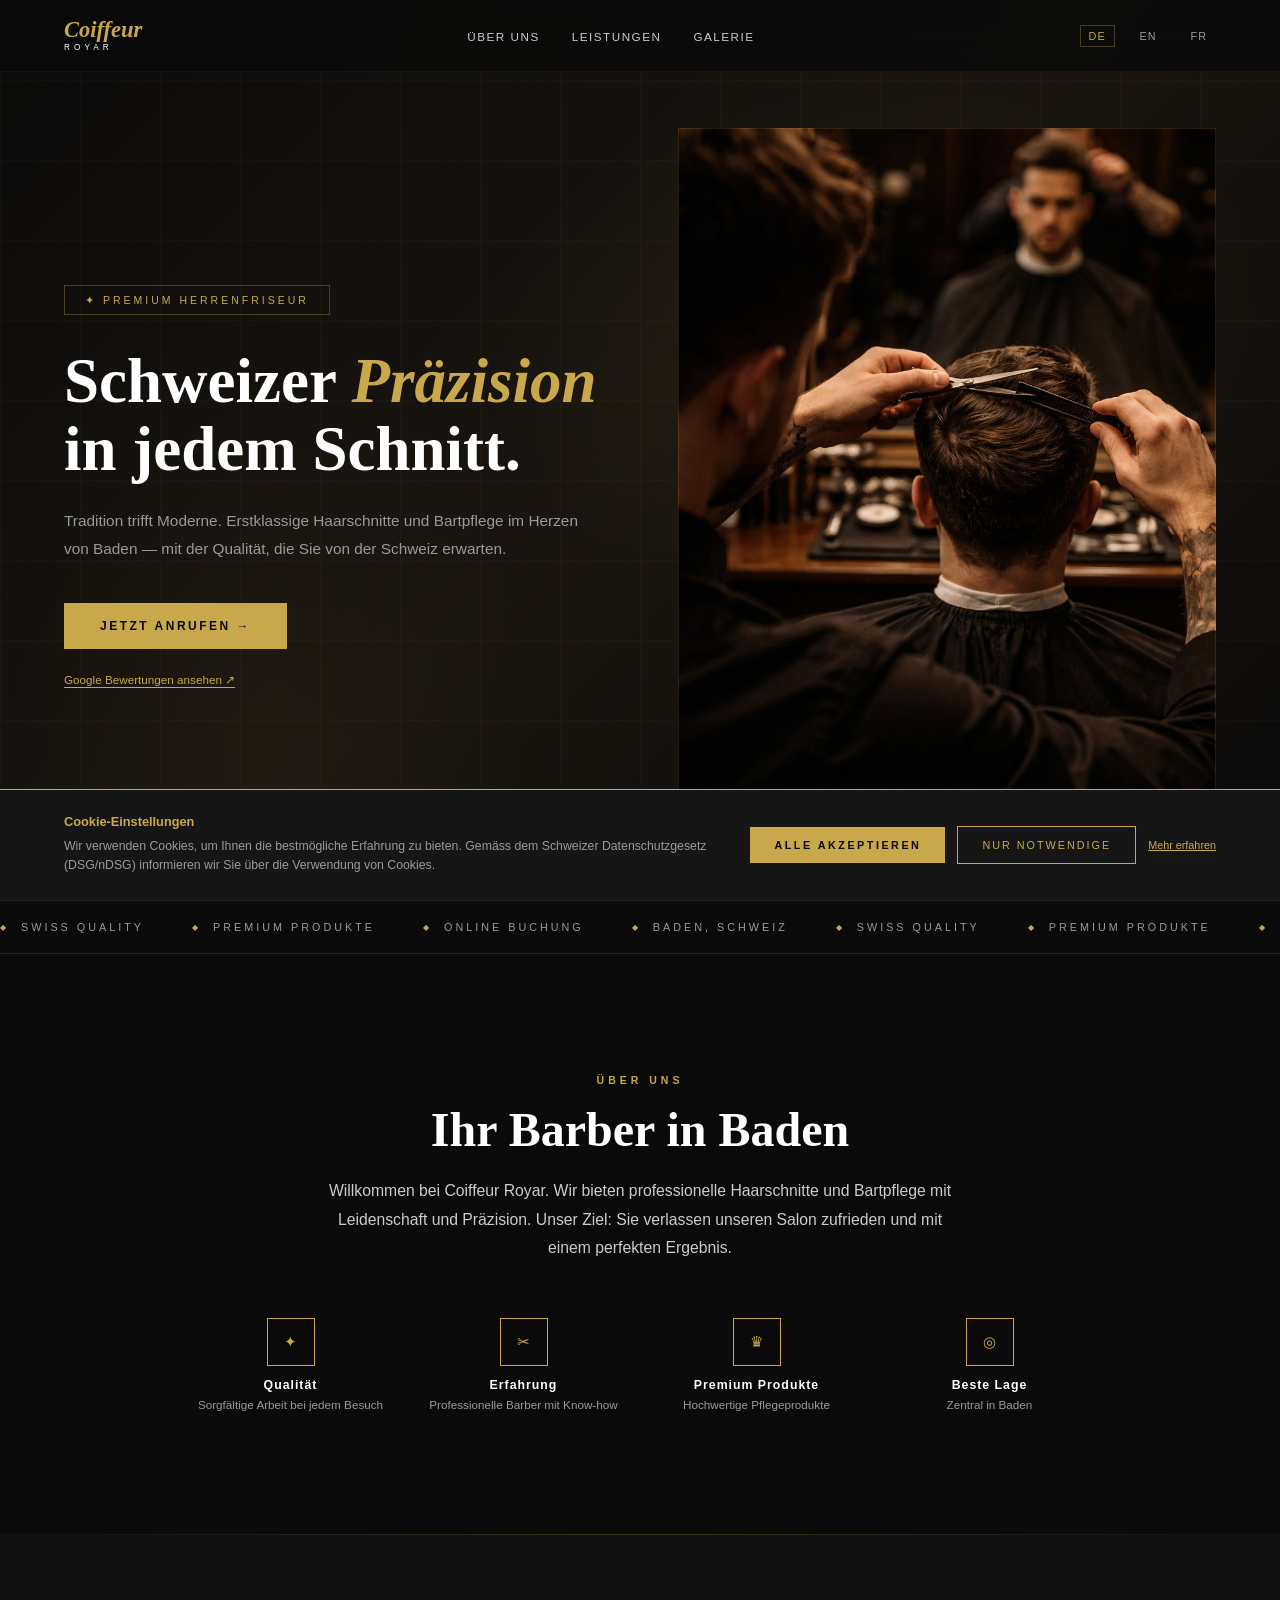
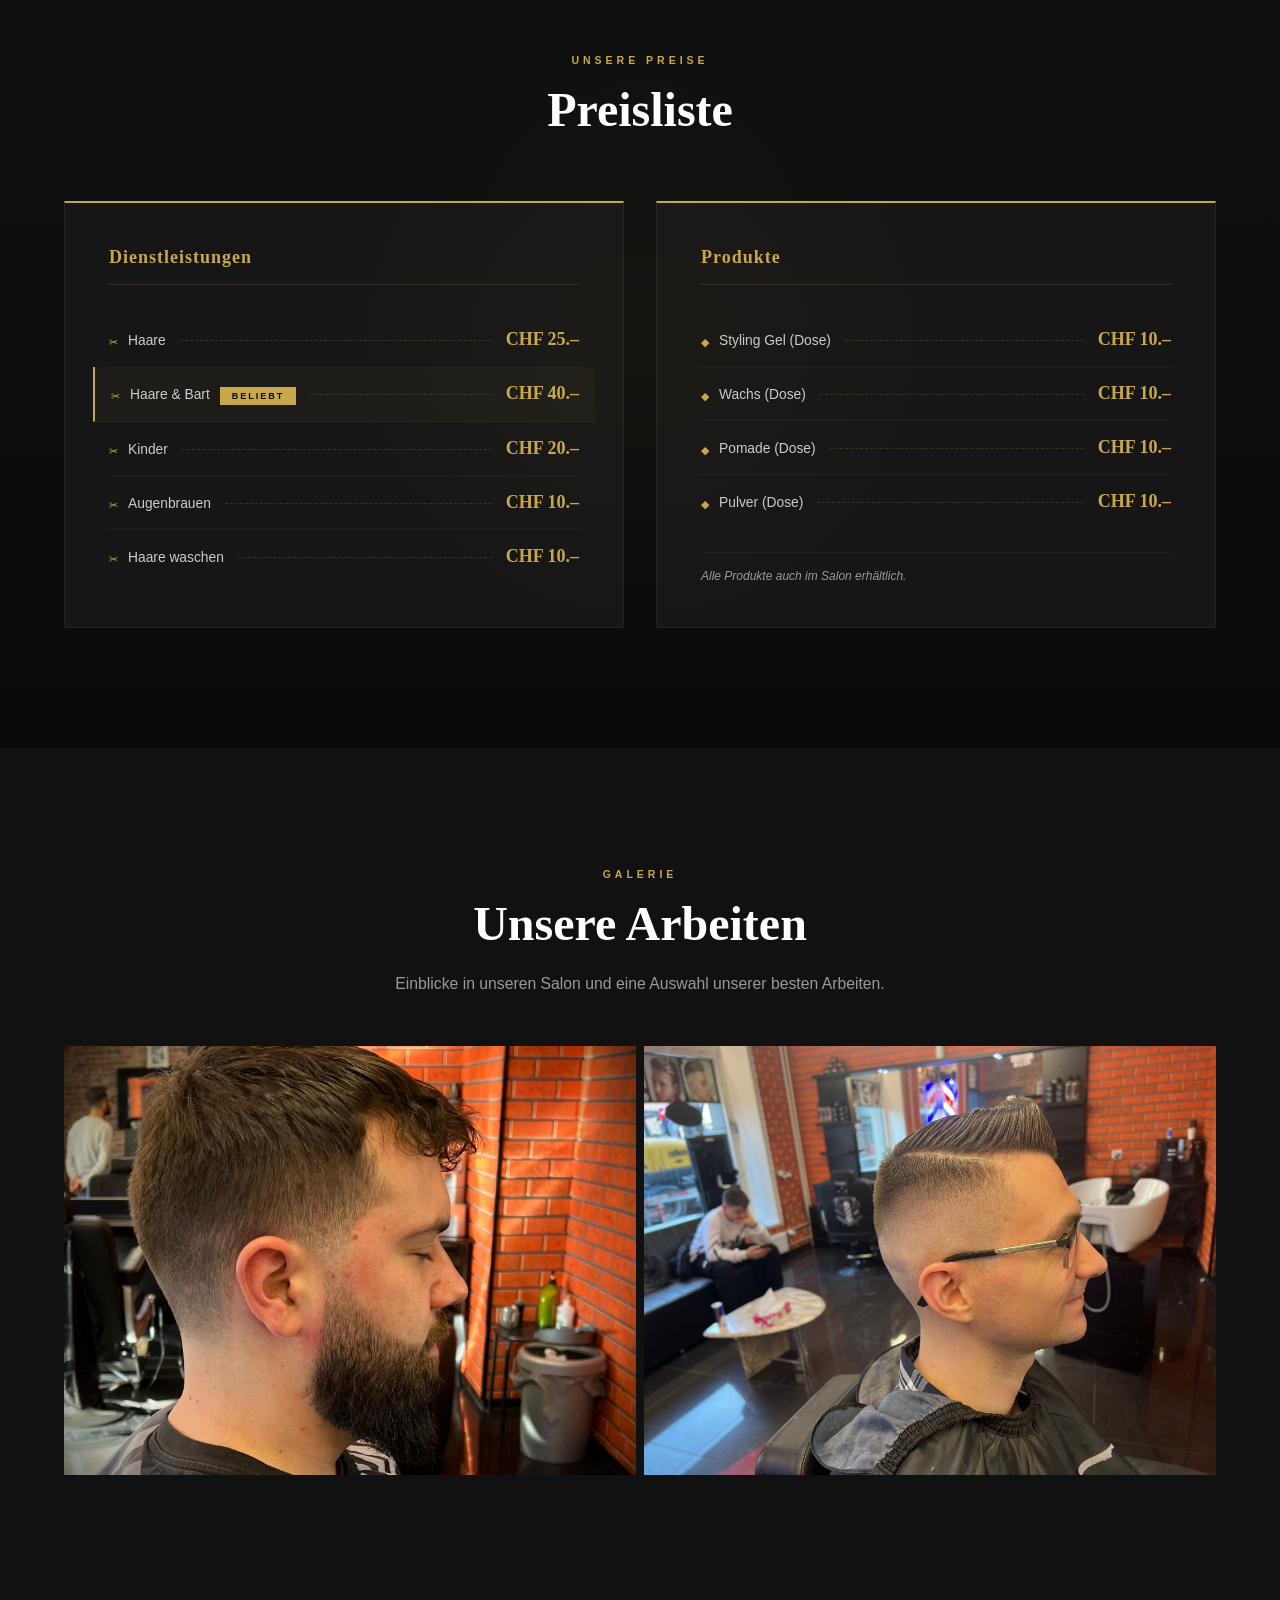
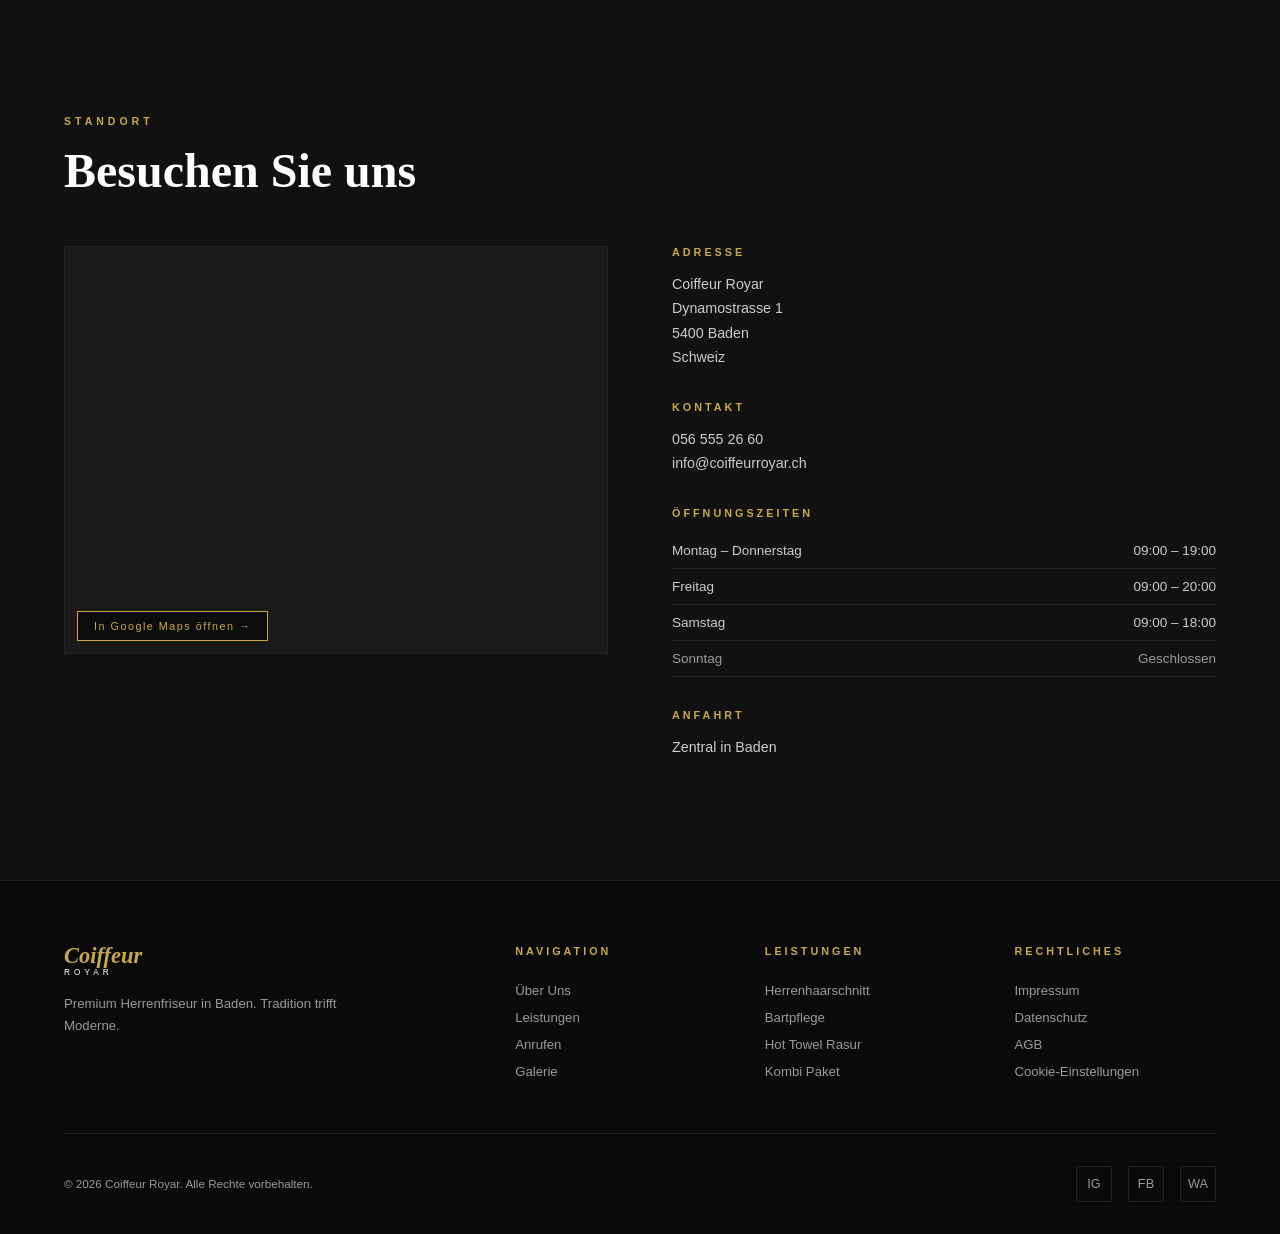
<file: index.html>
<!DOCTYPE html>
<html lang="de" dir="ltr">
<head>
<meta charset="UTF-8">
<meta name="viewport" content="width=device-width, initial-scale=1.0">
<title>COIFFEUR ROYAR — Premium Herrenfriseur Baden</title>
<meta name="description" content="Premium Herrenfriseur in Baden. Tradition trifft Moderne. Erleben Sie Schweizer Präzision in jedem Schnitt. Jetzt online Termin buchen.">
<meta name="theme-color" content="#0A0A0A">
<meta http-equiv="Cache-Control" content="no-cache, no-store, must-revalidate">
<meta http-equiv="Content-Security-Policy" content="default-src 'self'; script-src 'self' 'unsafe-inline'; style-src 'self' https://fonts.googleapis.com 'unsafe-inline'; font-src 'self' https://fonts.gstatic.com; img-src 'self' data: blob:; frame-src https://www.google.com; connect-src 'self'">
<link rel="canonical" href="https://coiffeurroyar.ch/">
<link rel="alternate" hreflang="de" href="https://coiffeurroyar.ch/">
<link rel="alternate" hreflang="en" href="https://coiffeurroyar.ch/en/">
<link rel="alternate" hreflang="fr" href="https://coiffeurroyar.ch/fr/">
<meta property="og:title" content="COIFFEUR ROYAR — Premium Herrenfriseur in Baden">
<meta property="og:description" content="Tradition trifft Moderne. Schweizer Präzision in jedem Schnitt.">
<meta property="og:type" content="website">
<meta property="og:locale" content="de_CH">
<meta property="og:locale:alternate" content="en_GB">
<meta property="og:locale:alternate" content="fr_CH">
<script type="application/ld+json">{"@context":"https://schema.org","@type":"BarberShop","name":"COIFFEUR ROYAR","description":"Premium Herrenfriseur in Baden","url":"https://coiffeurroyar.ch","image":"https://coiffeurroyar.ch/hero.jpg","address":{"@type":"PostalAddress","streetAddress":"Dynamostrasse 1","addressLocality":"Baden","postalCode":"5400","addressRegion":"AG","addressCountry":"CH"},"geo":{"@type":"GeoCoordinates","latitude":47.3769,"longitude":8.5417},"telephone":"0565552660","email":"info@coiffeurroyar.ch","priceRange":"CHF 10 - CHF 40","currenciesAccepted":"CHF","paymentAccepted":"Cash, Credit Card, TWINT","openingHoursSpecification":[{"@type":"OpeningHoursSpecification","dayOfWeek":["Monday","Tuesday","Wednesday","Thursday"],"opens":"09:00","closes":"19:00"},{"@type":"OpeningHoursSpecification","dayOfWeek":"Friday","opens":"09:00","closes":"20:00"},{"@type":"OpeningHoursSpecification","dayOfWeek":"Saturday","opens":"09:00","closes":"18:00"}],"hasOfferCatalog":{"@type":"OfferCatalog","name":"Dienstleistungen","itemListElement":[{"@type":"Offer","itemOffered":{"@type":"Service","name":"Haare"},"price":"25","priceCurrency":"CHF"},{"@type":"Offer","itemOffered":{"@type":"Service","name":"Haare & Bart"},"price":"40","priceCurrency":"CHF"},{"@type":"Offer","itemOffered":{"@type":"Service","name":"Kinder"},"price":"20","priceCurrency":"CHF"},{"@type":"Offer","itemOffered":{"@type":"Service","name":"Augenbrauen"},"price":"10","priceCurrency":"CHF"},{"@type":"Offer","itemOffered":{"@type":"Service","name":"Haare waschen"},"price":"10","priceCurrency":"CHF"}]}}</script>
<!-- Google Analytics 4 — wird später konfiguriert -->
<link rel="icon" type="image/svg+xml" href="data:image/svg+xml,%3Csvg xmlns='http://www.w3.org/2000/svg' viewBox='0 0 32 32'%3E%3Crect width='32' height='32' rx='6' fill='%230A0A0A'/%3E%3Ctext x='50%25' y='54%25' dominant-baseline='middle' text-anchor='middle' font-family='Georgia,serif' font-size='20' font-weight='bold' fill='%23C9A84C'%3ER%3C/text%3E%3C/svg%3E">
<link rel="preconnect" href="https://fonts.googleapis.com">
<link rel="preconnect" href="https://fonts.gstatic.com" crossorigin>
<link href="https://fonts.googleapis.com/css2?family=Playfair+Display:ital,wght@0,400;0,700;0,900;1,400&family=Outfit:wght@300;400;500;600;700&display=swap" rel="stylesheet">
<link rel="stylesheet" href="styles.css">
</head>
<body>
<!-- Skip Link for a11y -->
<a href="#main" class="skip-link">Zum Inhalt springen</a>

<nav id="nav" role="navigation" aria-label="Hauptnavigation"><div class="nav-in">
<a href="#" class="logo" aria-label="Coiffeur Royar - Startseite"><span class="logo-text"><span class="logo-name">Coiffeur</span><span class="logo-sub">ROYAR</span></span></a>
<ul class="nav-links" role="list">
<li><a href="#about" data-i18n="nav_about">Über Uns</a></li>
<li><a href="#services" data-i18n="nav_services">Leistungen</a></li>
<li><a href="#gallery" data-i18n="nav_gallery">Galerie</a></li>
</ul>
<div class="nav-r">
<button class="lang-btn on" data-lang="de" aria-label="Deutsch">DE</button>
<button class="lang-btn" data-lang="en" aria-label="English">EN</button>
<button class="lang-btn" data-lang="fr" aria-label="Français">FR</button>
<button class="burger" id="burger" aria-label="Menü öffnen" aria-expanded="false" aria-controls="mobMenu"><span></span><span></span><span></span></button>
</div></div></nav>

<div class="mob-menu" id="mobMenu" role="dialog" aria-label="Mobile Navigation">
<a href="#about" data-i18n="nav_about">Über Uns</a>
<a href="#services" data-i18n="nav_services">Leistungen</a>
<a href="#gallery" data-i18n="nav_gallery">Galerie</a>
<a href="#location" data-i18n="nav_location">Standort</a>
</div>

<main id="main">

<section class="hero" id="hero" aria-label="Hero">
<div class="hero-bg"><div class="hero-grid" aria-hidden="true"></div></div>
<div class="hero-ct">
<div class="hero-text">
<div class="hero-badge" data-i18n="hero_badge" data-i18n-html="true">✦ Premium Herrenfriseur</div>
<h1 class="hero-h1" data-i18n="hero_h1" data-i18n-html="true">Schweizer <em>Präzision</em> in jedem Schnitt.</h1>
<p class="hero-sub" data-i18n="hero_sub">Tradition trifft Moderne. Erstklassige Haarschnitte und Bartpflege im Herzen von Baden — mit der Qualität, die Sie von der Schweiz erwarten.</p>
<div class="hero-actions">
<a href="tel:0565552660" class="btn-gold" data-i18n="hero_cta_call">Jetzt Anrufen →</a>
</div>
<a href="https://maps.google.com/maps/place//data=!4m2!3m1!1s0x47906cc76164c001:0x74dcf6cd26779edf" class="google-reviews-link" target="_blank" rel="noopener" data-i18n="hero_google_reviews">Google Bewertungen ansehen ↗</a>
</div>
<div class="hero-vis">
<div class="hero-frame">
<img src="hero.png" alt="Coiffeur Royar" loading="eager">
</div>
</div>
</div>
</section>

<div class="strip" aria-hidden="true"><div class="strip-in">
<span class="strip-i" data-i18n="strip_quality">Swiss Quality</span><span class="strip-i" data-i18n="strip_products">Premium Produkte</span><span class="strip-i" data-i18n="strip_booking">Online Buchung</span><span class="strip-i">Baden, Schweiz</span>
<span class="strip-i" data-i18n="strip_quality">Swiss Quality</span><span class="strip-i" data-i18n="strip_products">Premium Produkte</span><span class="strip-i" data-i18n="strip_booking">Online Buchung</span><span class="strip-i">Baden, Schweiz</span>
</div></div>

<section class="about" id="about" aria-labelledby="about-title"><div class="ctn">
<div class="about-center reveal">
<div class="sl" data-i18n="about_label">Über Uns</div>
<h2 class="st" id="about-title" data-i18n="about_title">Ihr Barber in Baden</h2>
<p class="about-desc" data-i18n="about_p1">Willkommen bei Coiffeur Royar. Wir bieten professionelle Haarschnitte und Bartpflege mit Leidenschaft und Präzision. Unser Ziel: Sie verlassen unseren Salon zufrieden und mit einem perfekten Ergebnis.</p>
</div>
<div class="about-feats reveal">
<div class="about-feat"><div class="af-icon" aria-hidden="true">✦</div><div class="af-text"><h4 data-i18n="about_f1_title">Qualität</h4><p data-i18n="about_f1_desc">Sorgfältige Arbeit bei jedem Besuch</p></div></div>
<div class="about-feat"><div class="af-icon" aria-hidden="true">✂</div><div class="af-text"><h4 data-i18n="about_f2_title">Erfahrung</h4><p data-i18n="about_f2_desc">Professionelle Barber mit Know-how</p></div></div>
<div class="about-feat"><div class="af-icon" aria-hidden="true">♛</div><div class="af-text"><h4 data-i18n="about_f3_title">Premium Produkte</h4><p data-i18n="about_f3_desc">Hochwertige Pflegeprodukte</p></div></div>
<div class="about-feat"><div class="af-icon" aria-hidden="true">◎</div><div class="af-text"><h4 data-i18n="about_f4_title">Beste Lage</h4><p data-i18n="about_f4_desc">Zentral in Baden</p></div></div>
</div>
</div></section>

<section class="services" id="services" aria-labelledby="svc-title"><div class="ctn">
<div class="svc-hd reveal"><div class="sl" data-i18n="svc_label">Unsere Preise</div><h2 class="st" id="svc-title" data-i18n="svc_title">Preisliste</h2></div>
<div class="price-grid">
<div class="price-card reveal">
<h3 class="price-card-title" data-i18n="svc_services_title">Dienstleistungen</h3>
<ul class="price-list price-list--services" id="dynServices">
<li><span class="price-icon" aria-hidden="true">&#9986;</span><span data-i18n="svc_hair">Haare</span><span class="price-dots"></span><span class="price-val">CHF 25.–</span></li>
<li class="price-popular"><span class="price-icon" aria-hidden="true">&#9986;</span><span data-i18n="svc_hair_beard">Haare & Bart</span><span class="price-badge" data-i18n="svc_popular">BELIEBT</span><span class="price-dots"></span><span class="price-val">CHF 40.–</span></li>
<li><span class="price-icon" aria-hidden="true">&#9986;</span><span data-i18n="svc_kids">Kinder</span><span class="price-dots"></span><span class="price-val">CHF 20.–</span></li>
<li><span class="price-icon" aria-hidden="true">&#9986;</span><span data-i18n="svc_eyebrows">Augenbrauen</span><span class="price-dots"></span><span class="price-val">CHF 10.–</span></li>
<li><span class="price-icon" aria-hidden="true">&#9986;</span><span data-i18n="svc_wash">Haare waschen</span><span class="price-dots"></span><span class="price-val">CHF 10.–</span></li>
</ul>
</div>
<div class="price-card reveal reveal-d1">
<h3 class="price-card-title" data-i18n="svc_products_title">Produkte</h3>
<ul class="price-list price-list--products" id="dynProducts">
<li><span class="price-icon" aria-hidden="true">&#9670;</span><span data-i18n="svc_gel">Styling Gel (Dose)</span><span class="price-dots"></span><span class="price-val">CHF 10.–</span></li>
<li><span class="price-icon" aria-hidden="true">&#9670;</span><span data-i18n="svc_wax">Wachs (Dose)</span><span class="price-dots"></span><span class="price-val">CHF 10.–</span></li>
<li><span class="price-icon" aria-hidden="true">&#9670;</span><span data-i18n="svc_pomade">Pomade (Dose)</span><span class="price-dots"></span><span class="price-val">CHF 10.–</span></li>
<li><span class="price-icon" aria-hidden="true">&#9670;</span><span data-i18n="svc_powder">Pulver (Dose)</span><span class="price-dots"></span><span class="price-val">CHF 10.–</span></li>
</ul>
<p class="price-note" data-i18n="svc_note">Alle Produkte auch im Salon erhältlich.</p>
</div>
</div>
</div></section>



<section class="gallery" id="gallery" aria-labelledby="gal-title"><div class="ctn">
<div class="gal-hd reveal"><div class="sl" data-i18n="gal_label">Galerie</div><h2 class="st" id="gal-title" data-i18n="gal_title">Unsere Arbeiten</h2><p class="ss" data-i18n="gal_subtitle">Einblicke in unseren Salon und eine Auswahl unserer besten Arbeiten.</p></div>
<div class="gal-tabs reveal" role="tablist" aria-label="Galerie Filter">
<button class="gal-tab" role="tab" aria-selected="true" data-filter="all" data-i18n="gal_all">Alle</button>
<button class="gal-tab" role="tab" aria-selected="false" data-filter="hair" data-i18n="gal_hair">Haarschnitte</button>
<button class="gal-tab" role="tab" aria-selected="false" data-filter="beard" data-i18n="gal_beard">Bärte</button>
<button class="gal-tab" role="tab" aria-selected="false" data-filter="salon" data-i18n="gal_salon">Salon</button>
</div>
<div class="gal-grid reveal" role="tabpanel" id="dynGallery">
<div class="gi" data-cat="salon" tabindex="0" role="img" aria-label="Salon Interior"><img src="gallery1.jpg" alt="Salon Interior" style="width:100%;height:100%;object-fit:cover"></div>
<div class="gi" data-cat="hair" tabindex="0" role="img" aria-label="Haarschnitt"><img src="gallery2.jpg" alt="Haarschnitt" style="width:100%;height:100%;object-fit:cover"></div>
<div class="gi" data-cat="beard" tabindex="0" role="img" aria-label="Bartpflege"><svg viewBox="0 0 24 24" fill="none" stroke="currentColor" stroke-width="1" aria-hidden="true"><rect x="3" y="3" width="18" height="18" rx="2"/><circle cx="8.5" cy="8.5" r="1.5"/><path d="M21 15l-5-5L5 21"/></svg></div>
<div class="gi" data-cat="hair" tabindex="0" role="img" aria-label="Haarschnitt"><svg viewBox="0 0 24 24" fill="none" stroke="currentColor" stroke-width="1" aria-hidden="true"><rect x="3" y="3" width="18" height="18" rx="2"/><circle cx="8.5" cy="8.5" r="1.5"/><path d="M21 15l-5-5L5 21"/></svg></div>
<div class="gi" data-cat="salon" tabindex="0" role="img" aria-label="Salon"><svg viewBox="0 0 24 24" fill="none" stroke="currentColor" stroke-width="1" aria-hidden="true"><rect x="3" y="3" width="18" height="18" rx="2"/><circle cx="8.5" cy="8.5" r="1.5"/><path d="M21 15l-5-5L5 21"/></svg></div>
<div class="gi" data-cat="beard" tabindex="0" role="img" aria-label="Bartpflege"><svg viewBox="0 0 24 24" fill="none" stroke="currentColor" stroke-width="1" aria-hidden="true"><rect x="3" y="3" width="18" height="18" rx="2"/><circle cx="8.5" cy="8.5" r="1.5"/><path d="M21 15l-5-5L5 21"/></svg></div>
<div class="gi" data-cat="hair" tabindex="0" role="img" aria-label="Haarschnitt"><svg viewBox="0 0 24 24" fill="none" stroke="currentColor" stroke-width="1" aria-hidden="true"><rect x="3" y="3" width="18" height="18" rx="2"/><circle cx="8.5" cy="8.5" r="1.5"/><path d="M21 15l-5-5L5 21"/></svg></div>
</div></div></section>

<div class="lb" id="lb" role="dialog" aria-modal="true" aria-label="Bildvorschau">
<button class="lb-prev lb-nav" aria-label="Vorheriges Bild">‹</button>
<button class="lb-next lb-nav" aria-label="Nächstes Bild">›</button>
<button class="lb-close" aria-label="Schliessen">×</button>
<div class="lb-body"><p>Bildvorschau — Hier erscheint das Bild in voller Grösse</p></div>
</div>

<section class="location" id="location" aria-labelledby="loc-title"><div class="ctn">
<div class="reveal"><div class="sl" data-i18n="loc_label">Standort</div><h2 class="st" id="loc-title" style="margin-bottom:48px" data-i18n="loc_title">Besuchen Sie uns</h2></div>
<div class="loc-grid">
<div class="loc-map reveal"><iframe src="https://www.google.com/maps/embed?pb=!1m18!1m12!1m3!1d2000!2d8.3064!3d47.4734!2m3!1f0!2f0!3f0!3m2!1i1024!2i768!4f13.1!3m3!1m2!1s0x47906cc76164c001%3A0x74dcf6cd26779edf!2sRoyar%20Barber%20Shop!5e0!3m2!1sde!4v1" width="100%" height="100%" style="border:0;filter:grayscale(1) invert(0.92) contrast(0.9) brightness(0.8)" allowfullscreen loading="lazy" referrerpolicy="no-referrer-when-downgrade"></iframe>
<a href="https://maps.google.com/maps/place//data=!4m2!3m1!1s0x47906cc76164c001:0x74dcf6cd26779edf" target="_blank" rel="noopener" class="map-link" data-i18n="map_open">In Google Maps öffnen →</a></div>
<div class="loc-info reveal">
<div class="ib"><h4 data-i18n="loc_address">Adresse</h4><p data-i18n="loc_address_val" data-i18n-html="true">Coiffeur Royar<br>Dynamostrasse 1<br>5400 Baden<br>Schweiz</p></div>
<div class="ib"><h4 data-i18n="nav_contact">Kontakt</h4><p><a href="tel:0565552660" aria-label="Anrufen: 056 555 26 60">056 555 26 60</a></p><p><a href="mailto:info@coiffeurroyar.ch">info@coiffeurroyar.ch</a></p></div>
<div class="ib"><h4 data-i18n="loc_hours">Öffnungszeiten</h4><table class="ht" aria-label="Öffnungszeiten"><tr><td data-i18n="loc_mon_thu">Montag – Donnerstag</td><td>09:00 – 19:00</td></tr><tr><td data-i18n="loc_friday">Freitag</td><td>09:00 – 20:00</td></tr><tr><td data-i18n="loc_saturday">Samstag</td><td>09:00 – 18:00</td></tr><tr><td class="ht-off" data-i18n="loc_sunday">Sonntag</td><td class="ht-off" data-i18n="loc_closed">Geschlossen</td></tr></table></div>
<div class="ib"><h4 data-i18n="loc_directions">Anfahrt</h4><p data-i18n="loc_directions_val" data-i18n-html="true">Zentral in Baden</p></div>
</div></div></div></section>



</main>

<footer role="contentinfo"><div class="ctn">
<div class="ft-grid">
<div class="ft-brand"><a href="#" class="logo" aria-label="Coiffeur Royar"><span class="logo-text"><span class="logo-name">Coiffeur</span><span class="logo-sub">ROYAR</span></span></a><p data-i18n="footer_desc">Premium Herrenfriseur in Baden. Tradition trifft Moderne.</p></div>
<div class="ft-col"><h4 data-i18n="footer_nav">Navigation</h4><a href="#about" data-i18n="nav_about">Über Uns</a><a href="#services" data-i18n="nav_services">Leistungen</a><a href="tel:0565552660" data-i18n="nav_call">Anrufen</a><a href="#gallery" data-i18n="nav_gallery">Galerie</a></div>
<div class="ft-col"><h4 data-i18n="nav_services">Leistungen</h4><a href="#services" data-i18n="svc1_name">Herrenhaarschnitt</a><a href="#services" data-i18n="svc2_name">Bartpflege</a><a href="#services" data-i18n="svc3_name">Hot Towel Rasur</a><a href="#services" data-i18n="svc5_name">Kombi Paket</a></div>
<div class="ft-col"><h4 data-i18n="footer_legal">Rechtliches</h4><a href="impressum.html" target="_blank" data-i18n="footer_imprint">Impressum</a><a href="datenschutz.html" target="_blank" data-i18n="footer_privacy">Datenschutz</a><a href="agb.html" target="_blank" data-i18n="footer_terms">AGB</a><a href="cookie-richtlinie.html" target="_blank" data-i18n="footer_cookies">Cookie-Einstellungen</a></div>
</div>
<div class="ft-btm"><span data-i18n="footer_copy">© 2026 Coiffeur Royar. Alle Rechte vorbehalten.</span><div class="ft-soc"><a href="https://instagram.com" target="_blank" rel="noopener" aria-label="Instagram">IG</a><a href="https://facebook.com" target="_blank" rel="noopener" aria-label="Facebook">FB</a><a href="https://wa.me/41565552660" target="_blank" rel="noopener" aria-label="WhatsApp">WA</a></div></div>
</div></footer>



<div class="cookie-banner" id="cookieBanner" role="dialog" aria-label="Cookie Einstellungen">
<div class="cookie-inner">
<div class="cookie-text">
<h4 data-i18n="cookie_title">Cookie-Einstellungen</h4>
<p data-i18n="cookie_desc">Wir verwenden Cookies, um Ihnen die bestmögliche Erfahrung zu bieten. Gemäss dem Schweizer Datenschutzgesetz (DSG/nDSG) informieren wir Sie über die Verwendung von Cookies.</p>
</div>
<div class="cookie-actions">
<button class="btn-gold cookie-accept" id="cookieAccept" data-i18n="cookie_accept">Alle akzeptieren</button>
<button class="btn-outline cookie-settings" id="cookieSettings" data-i18n="cookie_only_essential">Nur notwendige</button>
<a href="cookie-richtlinie.html" class="cookie-link" data-i18n="cookie_more" target="_blank">Mehr erfahren</a>
</div>
</div>
</div>

<div class="toast" id="toast" role="alert" aria-live="polite"><button class="toast-close" aria-label="Schliessen">×</button><div class="toast-title"></div><div class="toast-msg"></div></div>
<script>localStorage.removeItem('royar_data');</script>
<script>document.write('<scr'+'ipt src="script.js?v='+Date.now()+'"><\/scr'+'ipt>');</script>
</body>
</html>
</file>
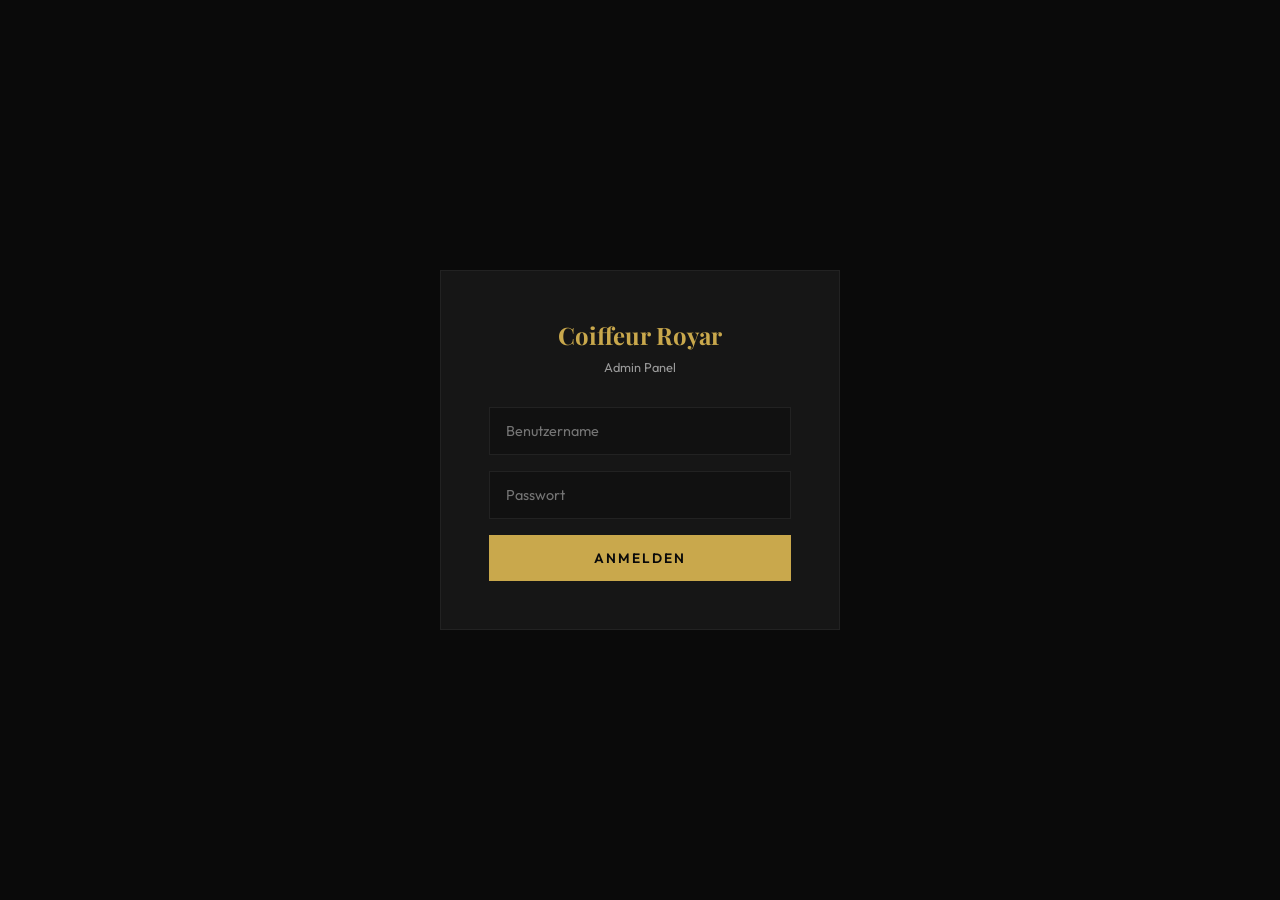
<file: admin.html>
<!DOCTYPE html>
<html lang="de">
<head>
<meta charset="UTF-8">
<meta name="viewport" content="width=device-width, initial-scale=1.0">
<title>Admin — Coiffeur Royar</title>
<meta name="robots" content="noindex, nofollow">
<link rel="icon" type="image/svg+xml" href="data:image/svg+xml,%3Csvg xmlns='http://www.w3.org/2000/svg' viewBox='0 0 32 32'%3E%3Crect width='32' height='32' rx='6' fill='%230A0A0A'/%3E%3Ctext x='50%25' y='54%25' dominant-baseline='middle' text-anchor='middle' font-family='Georgia,serif' font-size='20' font-weight='bold' fill='%23C9A84C'%3ER%3C/text%3E%3C/svg%3E">
<link rel="preconnect" href="https://fonts.googleapis.com">
<link rel="preconnect" href="https://fonts.gstatic.com" crossorigin>
<link href="https://fonts.googleapis.com/css2?family=Playfair+Display:wght@700;900&family=Outfit:wght@300;400;500;600;700&display=swap" rel="stylesheet">
<link rel="stylesheet" href="admin.css">
</head>
<body>

<!-- LOGIN -->
<div class="login-wrap" id="loginWrap">
<div class="login-box">
<h1>Coiffeur Royar</h1>
<p>Admin Panel</p>
<div class="login-error" id="loginError">Falscher Benutzername oder Passwort</div>
<input type="text" id="loginUser" placeholder="Benutzername" autocomplete="username">
<input type="password" id="loginPass" placeholder="Passwort" autocomplete="current-password">
<button class="btn" id="loginBtn">Anmelden</button>
</div>
</div>

<!-- ADMIN PANEL -->
<div class="admin-wrap" id="adminWrap">

<div class="admin-header">
<h1>Admin Panel</h1>
<div class="admin-header-actions">
<a href="index.html" target="_blank" class="btn-preview" id="previewBtn">Vorschau ↗</a>
<button class="logout" id="logoutBtn">Abmelden</button>
</div>
</div>

<div class="tabs">
<button class="tab active" data-panel="gallery">Galerie</button>
<button class="tab" data-panel="prices">Preisliste</button>
<button class="tab" data-panel="hours">Öffnungszeiten</button>
<button class="tab" data-panel="contact">Kontakt</button>
<button class="tab" data-panel="settings">Einstellungen</button>
</div>

<!-- GALERIE -->
<div class="panel active" id="panel-gallery">
<h2>Galerie verwalten</h2>
<div class="upload-zone" id="uploadZone">
<p>Fotos hierher ziehen oder <span>Dateien auswählen</span></p>
<input type="file" id="fileInput" accept="image/jpeg,image/png,image/webp,.jpg,.jpeg,.png,.webp" multiple>
</div>
<div class="gal-admin-grid" id="galGrid"></div>
<button class="btn-save" id="saveGallery">Galerie Speichern</button>
</div>

<!-- PREISLISTE -->
<div class="panel" id="panel-prices">
<h2>Dienstleistungen</h2>
<table class="price-admin-table" id="servicesTable">
<thead><tr><th>Name</th><th>Preis (CHF)</th><th>Beliebt</th><th></th></tr></thead>
<tbody></tbody>
</table>
<button class="btn-add" id="addService">+ Dienstleistung hinzufügen</button>

<hr class="section-divider">

<h2>Produkte</h2>
<table class="price-admin-table" id="productsTable">
<thead><tr><th>Name</th><th>Preis (CHF)</th><th></th></tr></thead>
<tbody></tbody>
</table>
<button class="btn-add" id="addProduct">+ Produkt hinzufügen</button>

<button class="btn-save" id="savePrices">Preisliste Speichern</button>
</div>

<!-- ÖFFNUNGSZEITEN -->
<div class="panel" id="panel-hours">
<h2>Öffnungszeiten</h2>
<div class="form-group">
<label for="mtOpen">Montag – Donnerstag</label>
<div class="form-row">
<input type="time" id="mtOpen" value="09:00">
<input type="time" id="mtClose" value="19:00">
</div>
</div>
<div class="form-group">
<label for="friOpen">Freitag</label>
<div class="form-row">
<input type="time" id="friOpen" value="09:00">
<input type="time" id="friClose" value="20:00">
</div>
</div>
<div class="form-group">
<label for="satOpen">Samstag</label>
<div class="form-row">
<input type="time" id="satOpen" value="09:00">
<input type="time" id="satClose" value="18:00">
</div>
</div>
<div class="form-group">
<label for="sunToggle">Sonntag</label>
<div class="toggle-wrap">
<div class="toggle on" id="sunToggle"></div>
<span class="toggle-label" id="sunLabel">Geschlossen</span>
</div>
</div>
<div id="sunTimes" style="display:none">
<div class="form-row" style="margin-top:12px">
<input type="time" id="sunOpen" value="">
<input type="time" id="sunClose" value="">
</div>
</div>
<button class="btn-save" id="saveHours">Zeiten Speichern</button>
</div>

<!-- KONTAKT -->
<div class="panel" id="panel-contact">
<h2>Kontaktdaten</h2>
<div class="form-group">
<label for="cPhone">Telefon (Anzeige)</label>
<input type="text" id="cPhone" placeholder="056 555 26 60" maxlength="30" pattern="[0-9\s\+\-()]+">
</div>
<div class="form-group">
<label for="cPhoneTel">Telefon (tel: Link)</label>
<input type="text" id="cPhoneTel" placeholder="0565552660" maxlength="20" pattern="[0-9\+]+">
</div>
<div class="form-group">
<label for="cEmail">E-Mail</label>
<input type="email" id="cEmail" placeholder="info@coiffeurroyar.ch" maxlength="200">
</div>
<div class="form-group">
<label for="cAddress">Adresse</label>
<input type="text" id="cAddress" placeholder="Dynamostrasse 1, 5400 Baden, Schweiz" maxlength="300">
</div>
<div class="form-group">
<label for="cMaps">Google Maps URL</label>
<input type="url" id="cMaps" placeholder="https://maps.google.com/..." maxlength="500">
</div>
<button class="btn-save" id="saveContact">Kontakt Speichern</button>
</div>

<!-- EINSTELLUNGEN -->
<div class="panel" id="panel-settings">
<h2>Passwort ändern</h2>
<div class="form-group">
<label for="pwCurrent">Aktuelles Passwort</label>
<input type="password" id="pwCurrent" placeholder="Aktuelles Passwort">
</div>
<div class="form-group">
<label for="pwNew">Neues Passwort</label>
<input type="password" id="pwNew" placeholder="Mindestens 6 Zeichen">
</div>
<div class="form-group">
<label for="pwConfirm">Neues Passwort bestätigen</label>
<input type="password" id="pwConfirm" placeholder="Passwort wiederholen">
</div>
<div class="pw-error" id="pwError" style="display:none;color:#e74c3c;font-size:.8rem;margin-bottom:12px"></div>
<div class="pw-success" id="pwSuccess" style="display:none;color:#27ae60;font-size:.8rem;margin-bottom:12px"></div>
<button class="btn-save" id="savePassword">Passwort Ändern</button>
</div>

</div>

<div class="admin-toast" id="adminToast">Gespeichert!</div>

<script src="admin.js"></script>
</body>
</html>
</file>
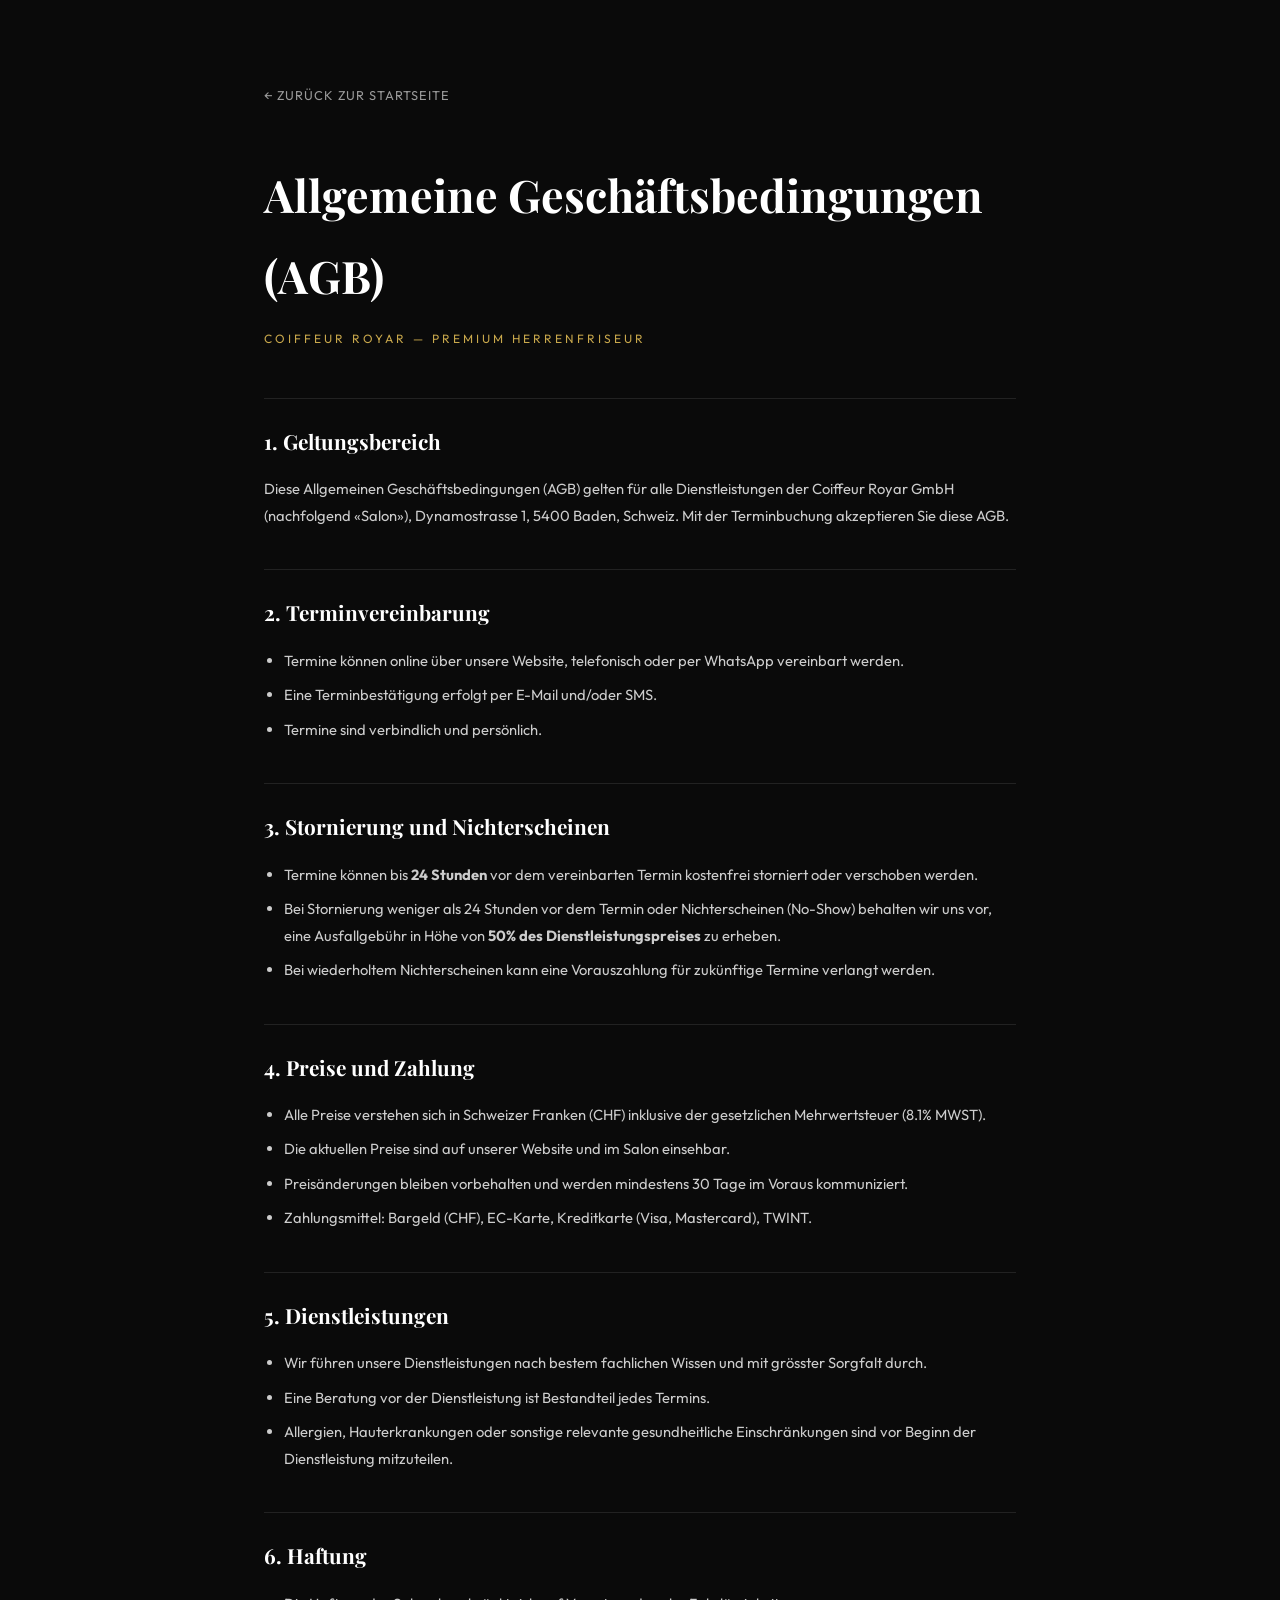
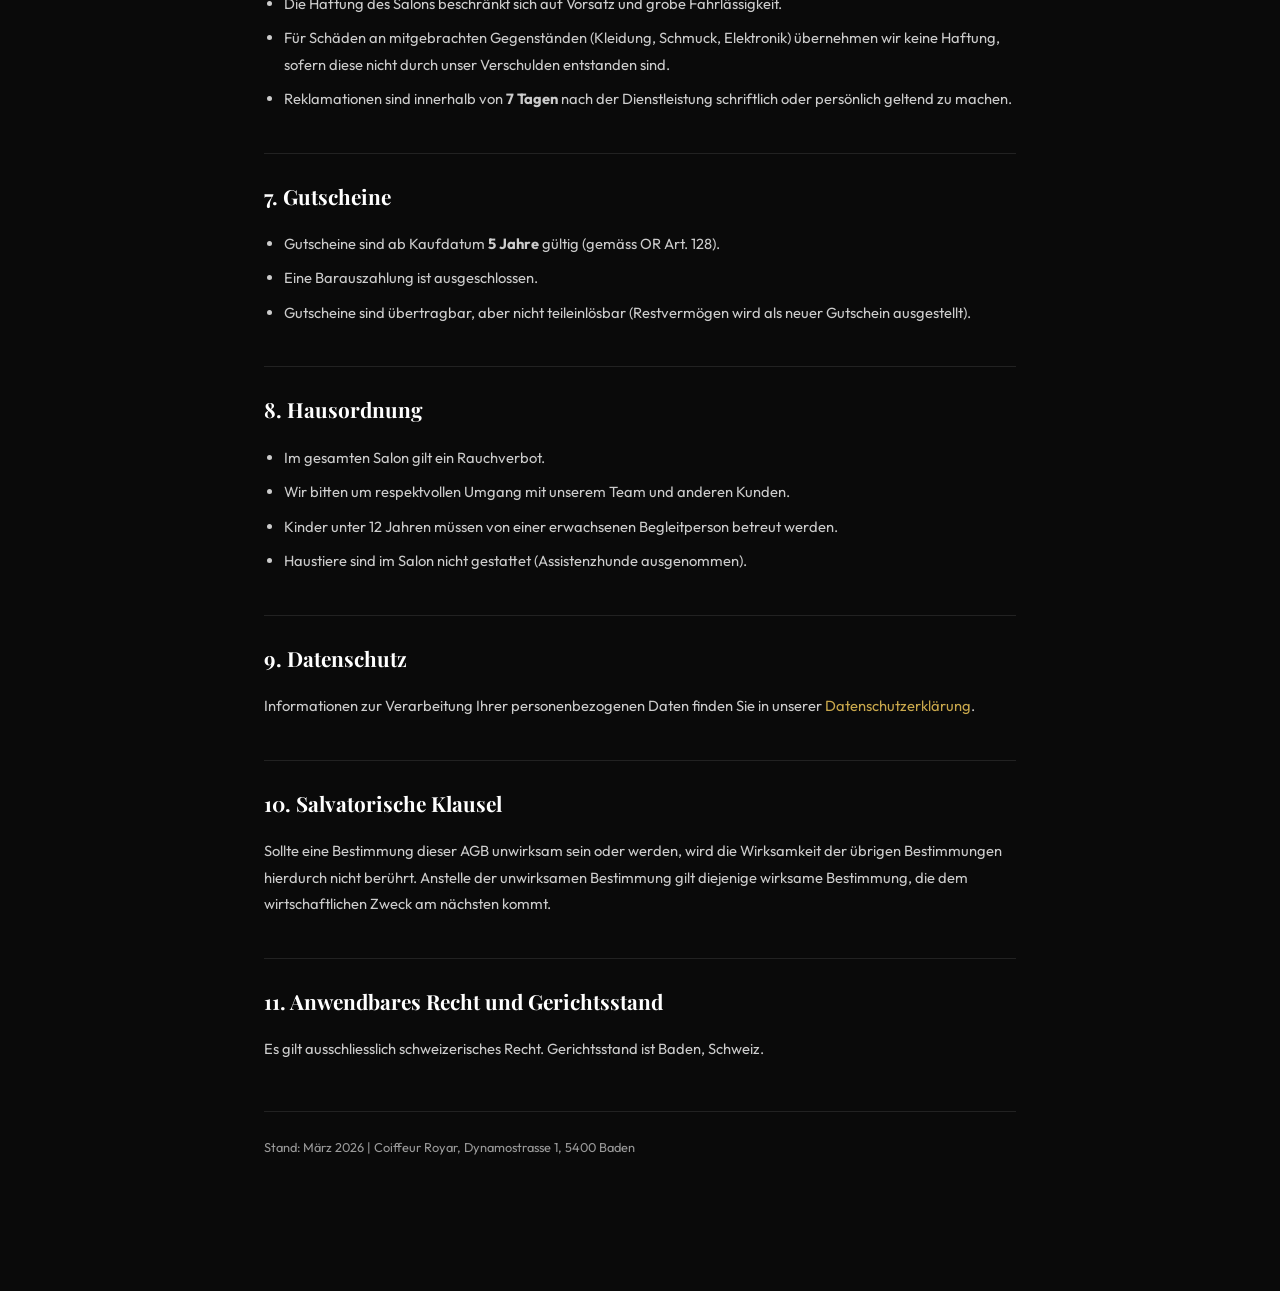
<file: agb.html>
<!DOCTYPE html>
<html lang="de">
<head>
<meta charset="UTF-8">
<meta name="viewport" content="width=device-width, initial-scale=1.0">
<title>Allgemeine Geschäftsbedingungen (AGB) — COIFFEUR ROYAR</title>
<link rel="preconnect" href="https://fonts.googleapis.com">
<link rel="preconnect" href="https://fonts.gstatic.com" crossorigin>
<link href="https://fonts.googleapis.com/css2?family=Playfair+Display:wght@700;900&family=Outfit:wght@300;400;500;600&display=swap" rel="stylesheet">
<style>
:root{--black:#0A0A0A;--dark:#111;--card:#161616;--border:#222;--white:#FFF;--gold:#C9A84C;--muted:#9A9A9A;--light:#CCC;--fd:'Playfair Display',Georgia,serif;--fb:'Outfit',sans-serif}
*{margin:0;padding:0;box-sizing:border-box}
body{font-family:var(--fb);background:var(--black);color:var(--light);-webkit-font-smoothing:antialiased;line-height:1.8}
.wrap{max-width:800px;margin:0 auto;padding:80px 24px 120px}
a{color:var(--gold);text-decoration:none}
a:hover{text-decoration:underline}
.back{display:inline-flex;align-items:center;gap:8px;font-size:.8rem;color:var(--muted);margin-bottom:48px;letter-spacing:1px;text-transform:uppercase;text-decoration:none;transition:color .3s}
.back:hover{color:var(--gold);text-decoration:none}
h1{font-family:var(--fd);font-size:clamp(1.8rem,4vw,2.8rem);color:var(--white);margin-bottom:12px}
.subtitle{font-size:.75rem;color:var(--gold);letter-spacing:3px;text-transform:uppercase;margin-bottom:48px}
h2{font-family:var(--fd);font-size:1.3rem;color:var(--white);margin:40px 0 16px;padding-top:24px;border-top:1px solid var(--border)}
h3{font-size:1rem;color:var(--white);margin:24px 0 8px}
p,li{font-size:.92rem;color:var(--light);margin-bottom:12px}
ul{padding-left:20px;margin-bottom:16px}
li{margin-bottom:8px}
.info-box{background:var(--card);border:1px solid var(--border);padding:24px;margin:24px 0}
.info-box h4{font-size:.75rem;color:var(--gold);letter-spacing:2px;text-transform:uppercase;margin-bottom:8px}
table{width:100%;border-collapse:collapse;margin:16px 0}
table td{padding:8px 12px;border:1px solid var(--border);font-size:.85rem}
table td:first-child{color:var(--white);font-weight:500;width:30%}
.date{font-size:.8rem;color:var(--muted);margin-top:48px;padding-top:24px;border-top:1px solid var(--border)}
</style>
</head>
<body>
<div class="wrap">
<a href="index.html" class="back">← Zurück zur Startseite</a>
<h1>Allgemeine Geschäftsbedingungen (AGB)</h1>
<div class="subtitle">COIFFEUR ROYAR — Premium Herrenfriseur</div>

<h2>1. Geltungsbereich</h2>
<p>Diese Allgemeinen Geschäftsbedingungen (AGB) gelten für alle Dienstleistungen der Coiffeur Royar GmbH (nachfolgend «Salon»), Dynamostrasse 1, 5400 Baden, Schweiz. Mit der Terminbuchung akzeptieren Sie diese AGB.</p>

<h2>2. Terminvereinbarung</h2>
<ul>
<li>Termine können online über unsere Website, telefonisch oder per WhatsApp vereinbart werden.</li>
<li>Eine Terminbestätigung erfolgt per E-Mail und/oder SMS.</li>
<li>Termine sind verbindlich und persönlich.</li>
</ul>

<h2>3. Stornierung und Nichterscheinen</h2>
<ul>
<li>Termine können bis <strong>24 Stunden</strong> vor dem vereinbarten Termin kostenfrei storniert oder verschoben werden.</li>
<li>Bei Stornierung weniger als 24 Stunden vor dem Termin oder Nichterscheinen (No-Show) behalten wir uns vor, eine Ausfallgebühr in Höhe von <strong>50% des Dienstleistungspreises</strong> zu erheben.</li>
<li>Bei wiederholtem Nichterscheinen kann eine Vorauszahlung für zukünftige Termine verlangt werden.</li>
</ul>

<h2>4. Preise und Zahlung</h2>
<ul>
<li>Alle Preise verstehen sich in Schweizer Franken (CHF) inklusive der gesetzlichen Mehrwertsteuer (8.1% MWST).</li>
<li>Die aktuellen Preise sind auf unserer Website und im Salon einsehbar.</li>
<li>Preisänderungen bleiben vorbehalten und werden mindestens 30 Tage im Voraus kommuniziert.</li>
<li>Zahlungsmittel: Bargeld (CHF), EC-Karte, Kreditkarte (Visa, Mastercard), TWINT.</li>
</ul>

<h2>5. Dienstleistungen</h2>
<ul>
<li>Wir führen unsere Dienstleistungen nach bestem fachlichen Wissen und mit grösster Sorgfalt durch.</li>
<li>Eine Beratung vor der Dienstleistung ist Bestandteil jedes Termins.</li>
<li>Allergien, Hauterkrankungen oder sonstige relevante gesundheitliche Einschränkungen sind vor Beginn der Dienstleistung mitzuteilen.</li>
</ul>

<h2>6. Haftung</h2>
<ul>
<li>Die Haftung des Salons beschränkt sich auf Vorsatz und grobe Fahrlässigkeit.</li>
<li>Für Schäden an mitgebrachten Gegenständen (Kleidung, Schmuck, Elektronik) übernehmen wir keine Haftung, sofern diese nicht durch unser Verschulden entstanden sind.</li>
<li>Reklamationen sind innerhalb von <strong>7 Tagen</strong> nach der Dienstleistung schriftlich oder persönlich geltend zu machen.</li>
</ul>

<h2>7. Gutscheine</h2>
<ul>
<li>Gutscheine sind ab Kaufdatum <strong>5 Jahre</strong> gültig (gemäss OR Art. 128).</li>
<li>Eine Barauszahlung ist ausgeschlossen.</li>
<li>Gutscheine sind übertragbar, aber nicht teileinlösbar (Restvermögen wird als neuer Gutschein ausgestellt).</li>
</ul>

<h2>8. Hausordnung</h2>
<ul>
<li>Im gesamten Salon gilt ein Rauchverbot.</li>
<li>Wir bitten um respektvollen Umgang mit unserem Team und anderen Kunden.</li>
<li>Kinder unter 12 Jahren müssen von einer erwachsenen Begleitperson betreut werden.</li>
<li>Haustiere sind im Salon nicht gestattet (Assistenzhunde ausgenommen).</li>
</ul>

<h2>9. Datenschutz</h2>
<p>Informationen zur Verarbeitung Ihrer personenbezogenen Daten finden Sie in unserer <a href="datenschutz.html">Datenschutzerklärung</a>.</p>

<h2>10. Salvatorische Klausel</h2>
<p>Sollte eine Bestimmung dieser AGB unwirksam sein oder werden, wird die Wirksamkeit der übrigen Bestimmungen hierdurch nicht berührt. Anstelle der unwirksamen Bestimmung gilt diejenige wirksame Bestimmung, die dem wirtschaftlichen Zweck am nächsten kommt.</p>

<h2>11. Anwendbares Recht und Gerichtsstand</h2>
<p>Es gilt ausschliesslich schweizerisches Recht. Gerichtsstand ist Baden, Schweiz.</p>

<p class="date">Stand: März 2026 | Coiffeur Royar, Dynamostrasse 1, 5400 Baden</p>
</div>
</body>
</html>
</file>
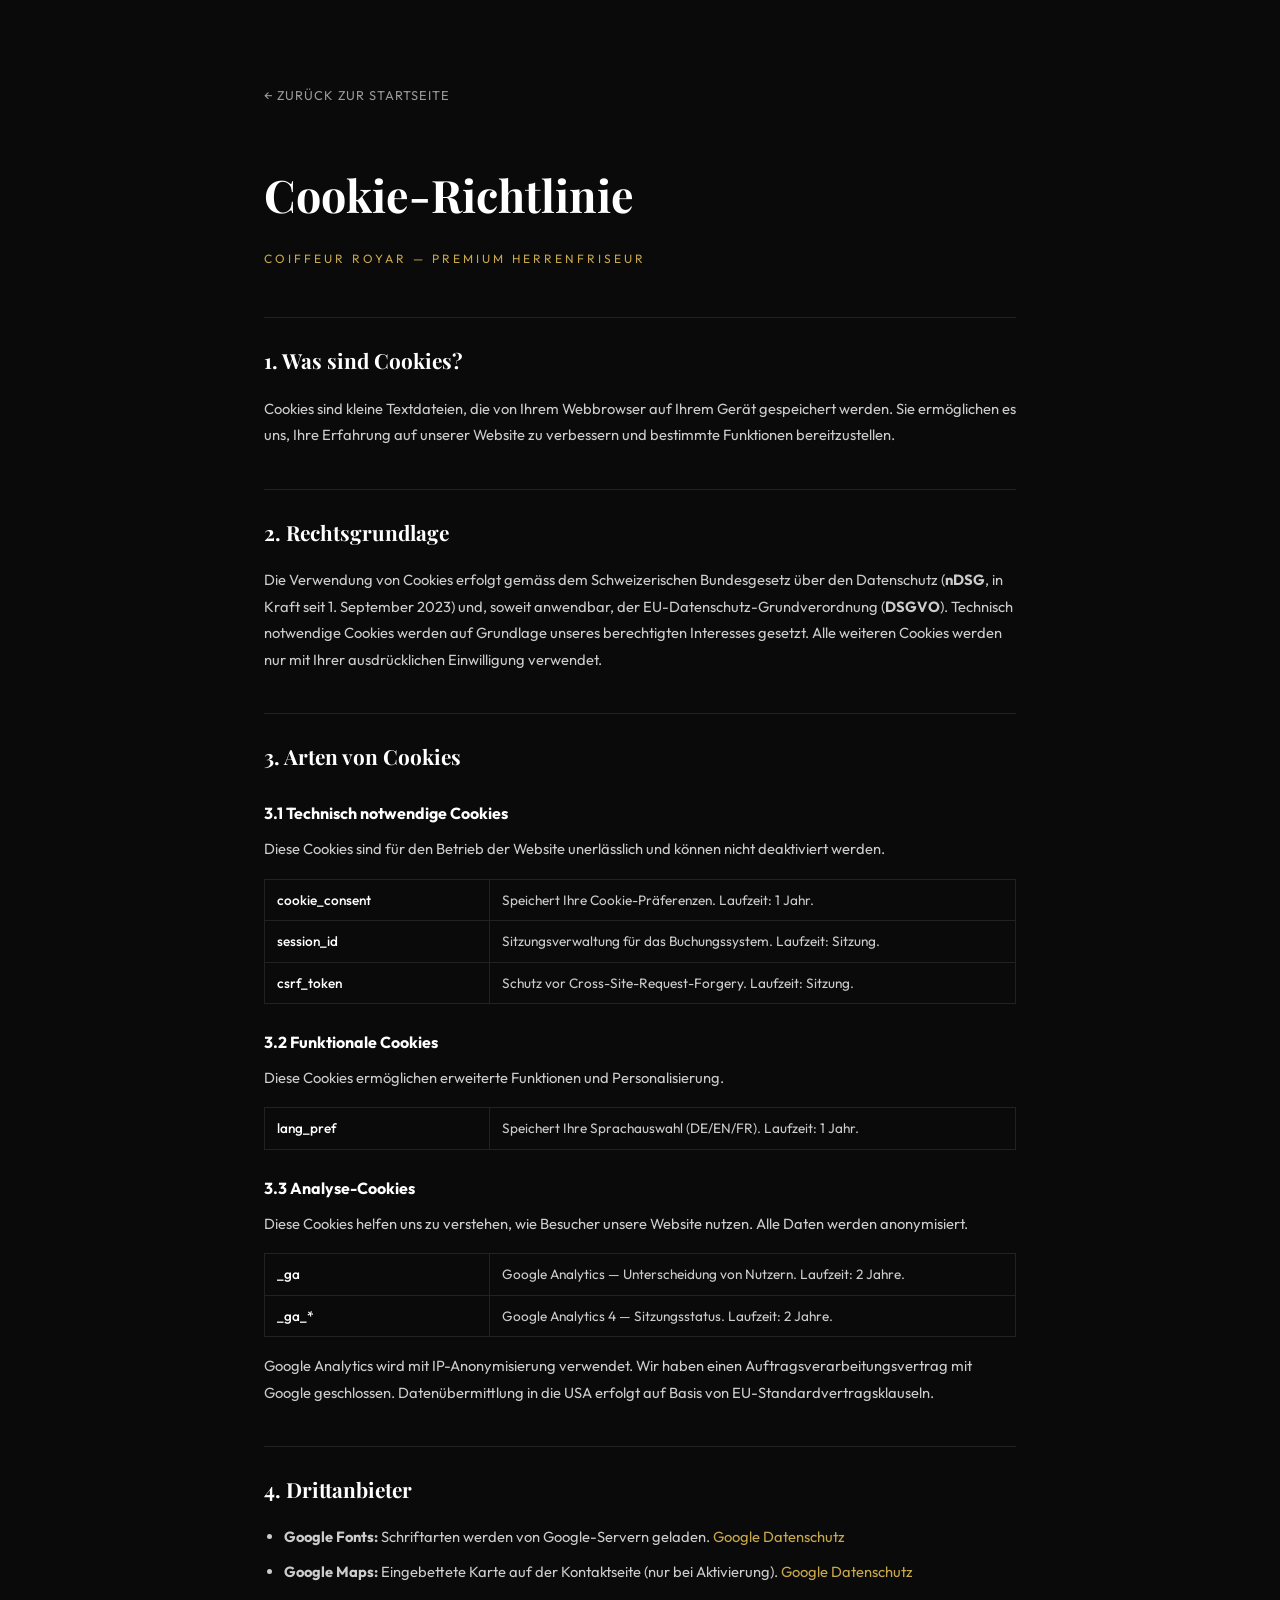
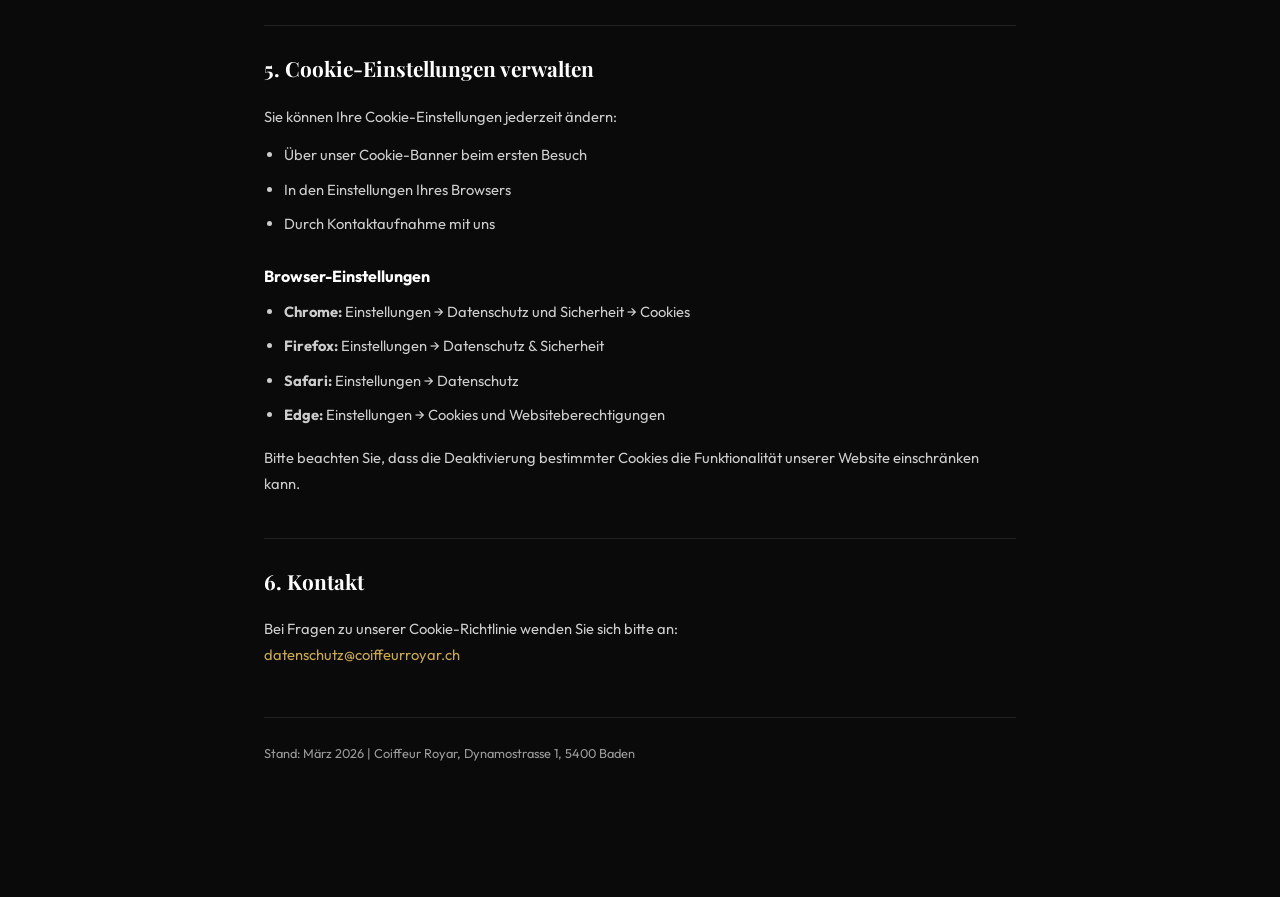
<file: cookie-richtlinie.html>
<!DOCTYPE html>
<html lang="de">
<head>
<meta charset="UTF-8">
<meta name="viewport" content="width=device-width, initial-scale=1.0">
<title>Cookie-Richtlinie — COIFFEUR ROYAR</title>
<link rel="preconnect" href="https://fonts.googleapis.com">
<link rel="preconnect" href="https://fonts.gstatic.com" crossorigin>
<link href="https://fonts.googleapis.com/css2?family=Playfair+Display:wght@700;900&family=Outfit:wght@300;400;500;600&display=swap" rel="stylesheet">
<style>
:root{--black:#0A0A0A;--dark:#111;--card:#161616;--border:#222;--white:#FFF;--gold:#C9A84C;--muted:#9A9A9A;--light:#CCC;--fd:'Playfair Display',Georgia,serif;--fb:'Outfit',sans-serif}
*{margin:0;padding:0;box-sizing:border-box}
body{font-family:var(--fb);background:var(--black);color:var(--light);-webkit-font-smoothing:antialiased;line-height:1.8}
.wrap{max-width:800px;margin:0 auto;padding:80px 24px 120px}
a{color:var(--gold);text-decoration:none}
a:hover{text-decoration:underline}
.back{display:inline-flex;align-items:center;gap:8px;font-size:.8rem;color:var(--muted);margin-bottom:48px;letter-spacing:1px;text-transform:uppercase;text-decoration:none;transition:color .3s}
.back:hover{color:var(--gold);text-decoration:none}
h1{font-family:var(--fd);font-size:clamp(1.8rem,4vw,2.8rem);color:var(--white);margin-bottom:12px}
.subtitle{font-size:.75rem;color:var(--gold);letter-spacing:3px;text-transform:uppercase;margin-bottom:48px}
h2{font-family:var(--fd);font-size:1.3rem;color:var(--white);margin:40px 0 16px;padding-top:24px;border-top:1px solid var(--border)}
h3{font-size:1rem;color:var(--white);margin:24px 0 8px}
p,li{font-size:.92rem;color:var(--light);margin-bottom:12px}
ul{padding-left:20px;margin-bottom:16px}
li{margin-bottom:8px}
.info-box{background:var(--card);border:1px solid var(--border);padding:24px;margin:24px 0}
.info-box h4{font-size:.75rem;color:var(--gold);letter-spacing:2px;text-transform:uppercase;margin-bottom:8px}
table{width:100%;border-collapse:collapse;margin:16px 0}
table td{padding:8px 12px;border:1px solid var(--border);font-size:.85rem}
table td:first-child{color:var(--white);font-weight:500;width:30%}
.date{font-size:.8rem;color:var(--muted);margin-top:48px;padding-top:24px;border-top:1px solid var(--border)}
</style>
</head>
<body>
<div class="wrap">
<a href="index.html" class="back">← Zurück zur Startseite</a>
<h1>Cookie-Richtlinie</h1>
<div class="subtitle">COIFFEUR ROYAR — Premium Herrenfriseur</div>

<h2>1. Was sind Cookies?</h2>
<p>Cookies sind kleine Textdateien, die von Ihrem Webbrowser auf Ihrem Gerät gespeichert werden. Sie ermöglichen es uns, Ihre Erfahrung auf unserer Website zu verbessern und bestimmte Funktionen bereitzustellen.</p>

<h2>2. Rechtsgrundlage</h2>
<p>Die Verwendung von Cookies erfolgt gemäss dem Schweizerischen Bundesgesetz über den Datenschutz (<strong>nDSG</strong>, in Kraft seit 1. September 2023) und, soweit anwendbar, der EU-Datenschutz-Grundverordnung (<strong>DSGVO</strong>). Technisch notwendige Cookies werden auf Grundlage unseres berechtigten Interesses gesetzt. Alle weiteren Cookies werden nur mit Ihrer ausdrücklichen Einwilligung verwendet.</p>

<h2>3. Arten von Cookies</h2>

<h3>3.1 Technisch notwendige Cookies</h3>
<p>Diese Cookies sind für den Betrieb der Website unerlässlich und können nicht deaktiviert werden.</p>
<table>
<tr><td>cookie_consent</td><td>Speichert Ihre Cookie-Präferenzen. Laufzeit: 1 Jahr.</td></tr>
<tr><td>session_id</td><td>Sitzungsverwaltung für das Buchungssystem. Laufzeit: Sitzung.</td></tr>
<tr><td>csrf_token</td><td>Schutz vor Cross-Site-Request-Forgery. Laufzeit: Sitzung.</td></tr>
</table>

<h3>3.2 Funktionale Cookies</h3>
<p>Diese Cookies ermöglichen erweiterte Funktionen und Personalisierung.</p>
<table>
<tr><td>lang_pref</td><td>Speichert Ihre Sprachauswahl (DE/EN/FR). Laufzeit: 1 Jahr.</td></tr>
</table>

<h3>3.3 Analyse-Cookies</h3>
<p>Diese Cookies helfen uns zu verstehen, wie Besucher unsere Website nutzen. Alle Daten werden anonymisiert.</p>
<table>
<tr><td>_ga</td><td>Google Analytics — Unterscheidung von Nutzern. Laufzeit: 2 Jahre.</td></tr>
<tr><td>_ga_*</td><td>Google Analytics 4 — Sitzungsstatus. Laufzeit: 2 Jahre.</td></tr>
</table>
<p>Google Analytics wird mit IP-Anonymisierung verwendet. Wir haben einen Auftragsverarbeitungsvertrag mit Google geschlossen. Datenübermittlung in die USA erfolgt auf Basis von EU-Standardvertragsklauseln.</p>

<h2>4. Drittanbieter</h2>
<ul>
<li><strong>Google Fonts:</strong> Schriftarten werden von Google-Servern geladen. <a href="https://policies.google.com/privacy" target="_blank" rel="noopener">Google Datenschutz</a></li>
<li><strong>Google Maps:</strong> Eingebettete Karte auf der Kontaktseite (nur bei Aktivierung). <a href="https://policies.google.com/privacy" target="_blank" rel="noopener">Google Datenschutz</a></li>
</ul>

<h2>5. Cookie-Einstellungen verwalten</h2>
<p>Sie können Ihre Cookie-Einstellungen jederzeit ändern:</p>
<ul>
<li>Über unser Cookie-Banner beim ersten Besuch</li>
<li>In den Einstellungen Ihres Browsers</li>
<li>Durch Kontaktaufnahme mit uns</li>
</ul>

<h3>Browser-Einstellungen</h3>
<ul>
<li><strong>Chrome:</strong> Einstellungen → Datenschutz und Sicherheit → Cookies</li>
<li><strong>Firefox:</strong> Einstellungen → Datenschutz &amp; Sicherheit</li>
<li><strong>Safari:</strong> Einstellungen → Datenschutz</li>
<li><strong>Edge:</strong> Einstellungen → Cookies und Websiteberechtigungen</li>
</ul>
<p>Bitte beachten Sie, dass die Deaktivierung bestimmter Cookies die Funktionalität unserer Website einschränken kann.</p>

<h2>6. Kontakt</h2>
<p>Bei Fragen zu unserer Cookie-Richtlinie wenden Sie sich bitte an:<br>
<a href="mailto:datenschutz@coiffeurroyar.ch">datenschutz@coiffeurroyar.ch</a></p>

<p class="date">Stand: März 2026 | Coiffeur Royar, Dynamostrasse 1, 5400 Baden</p>
</div>
</body>
</html>
</file>
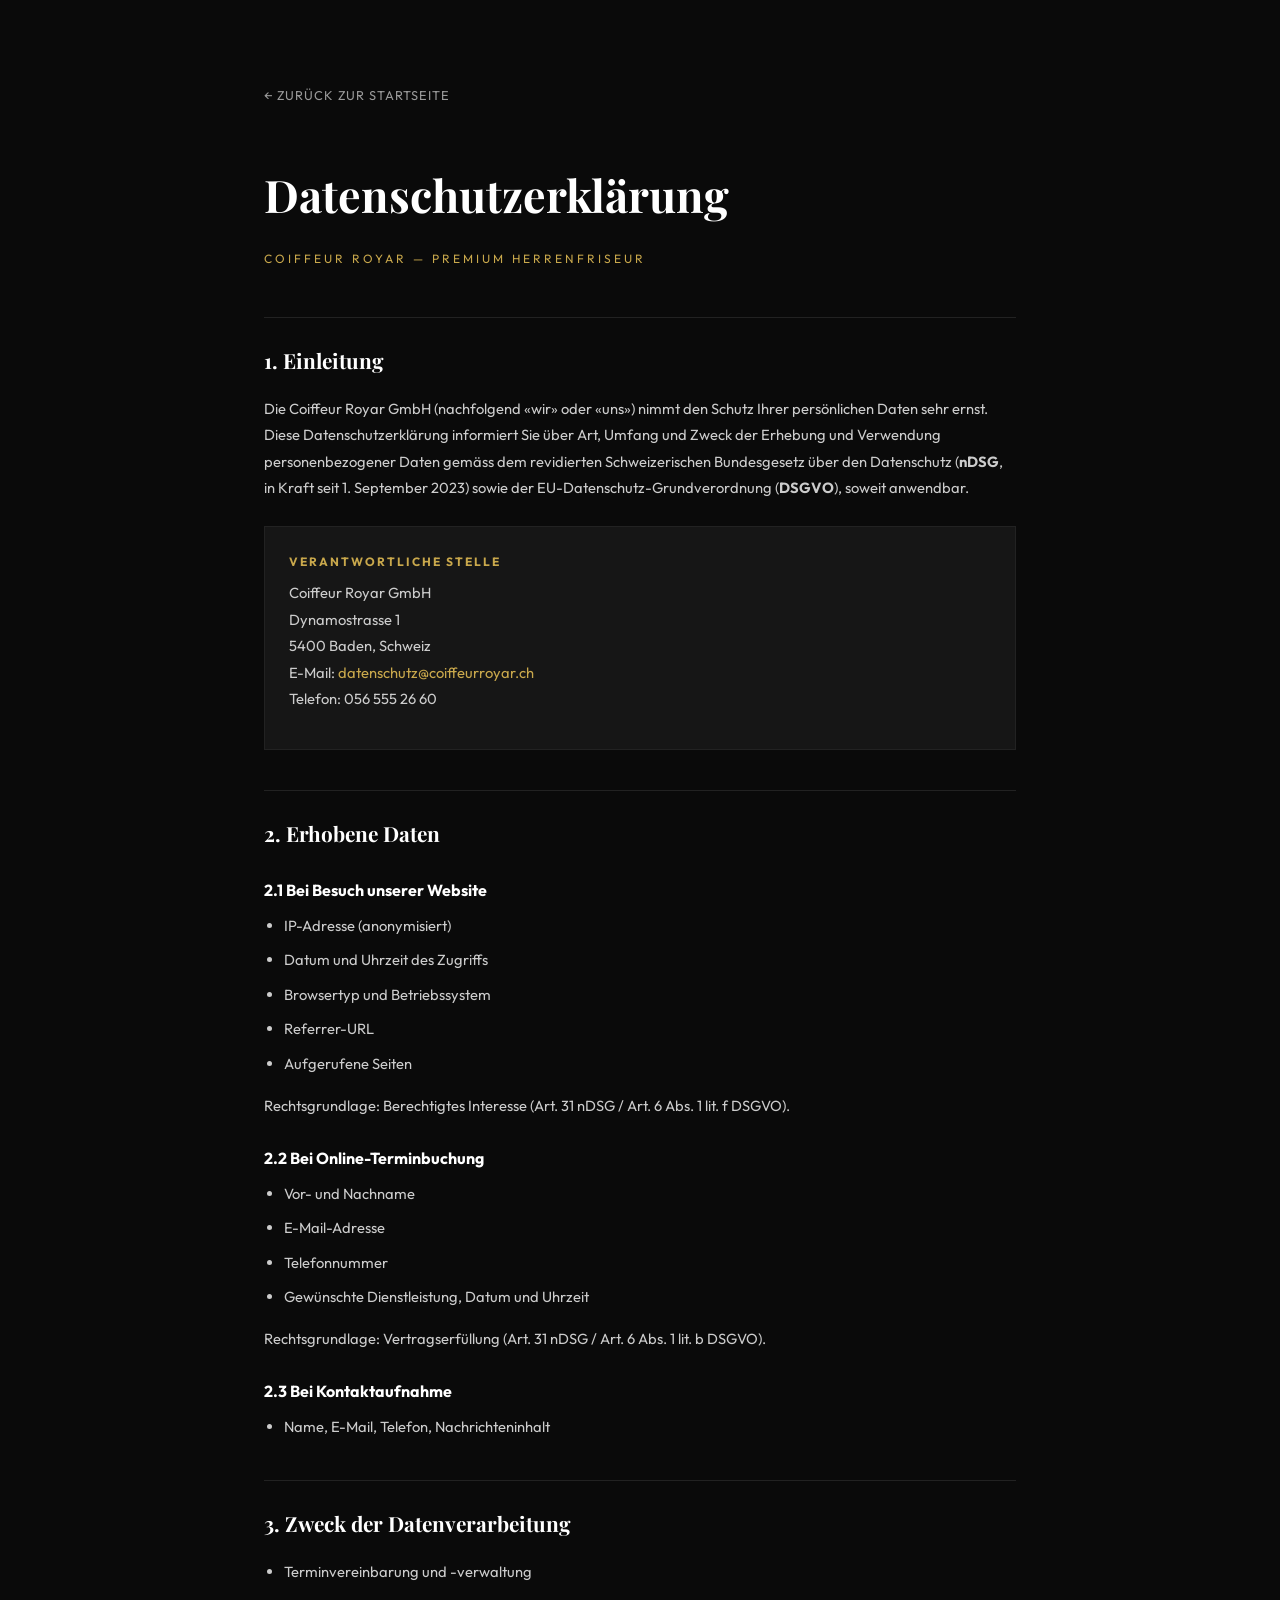
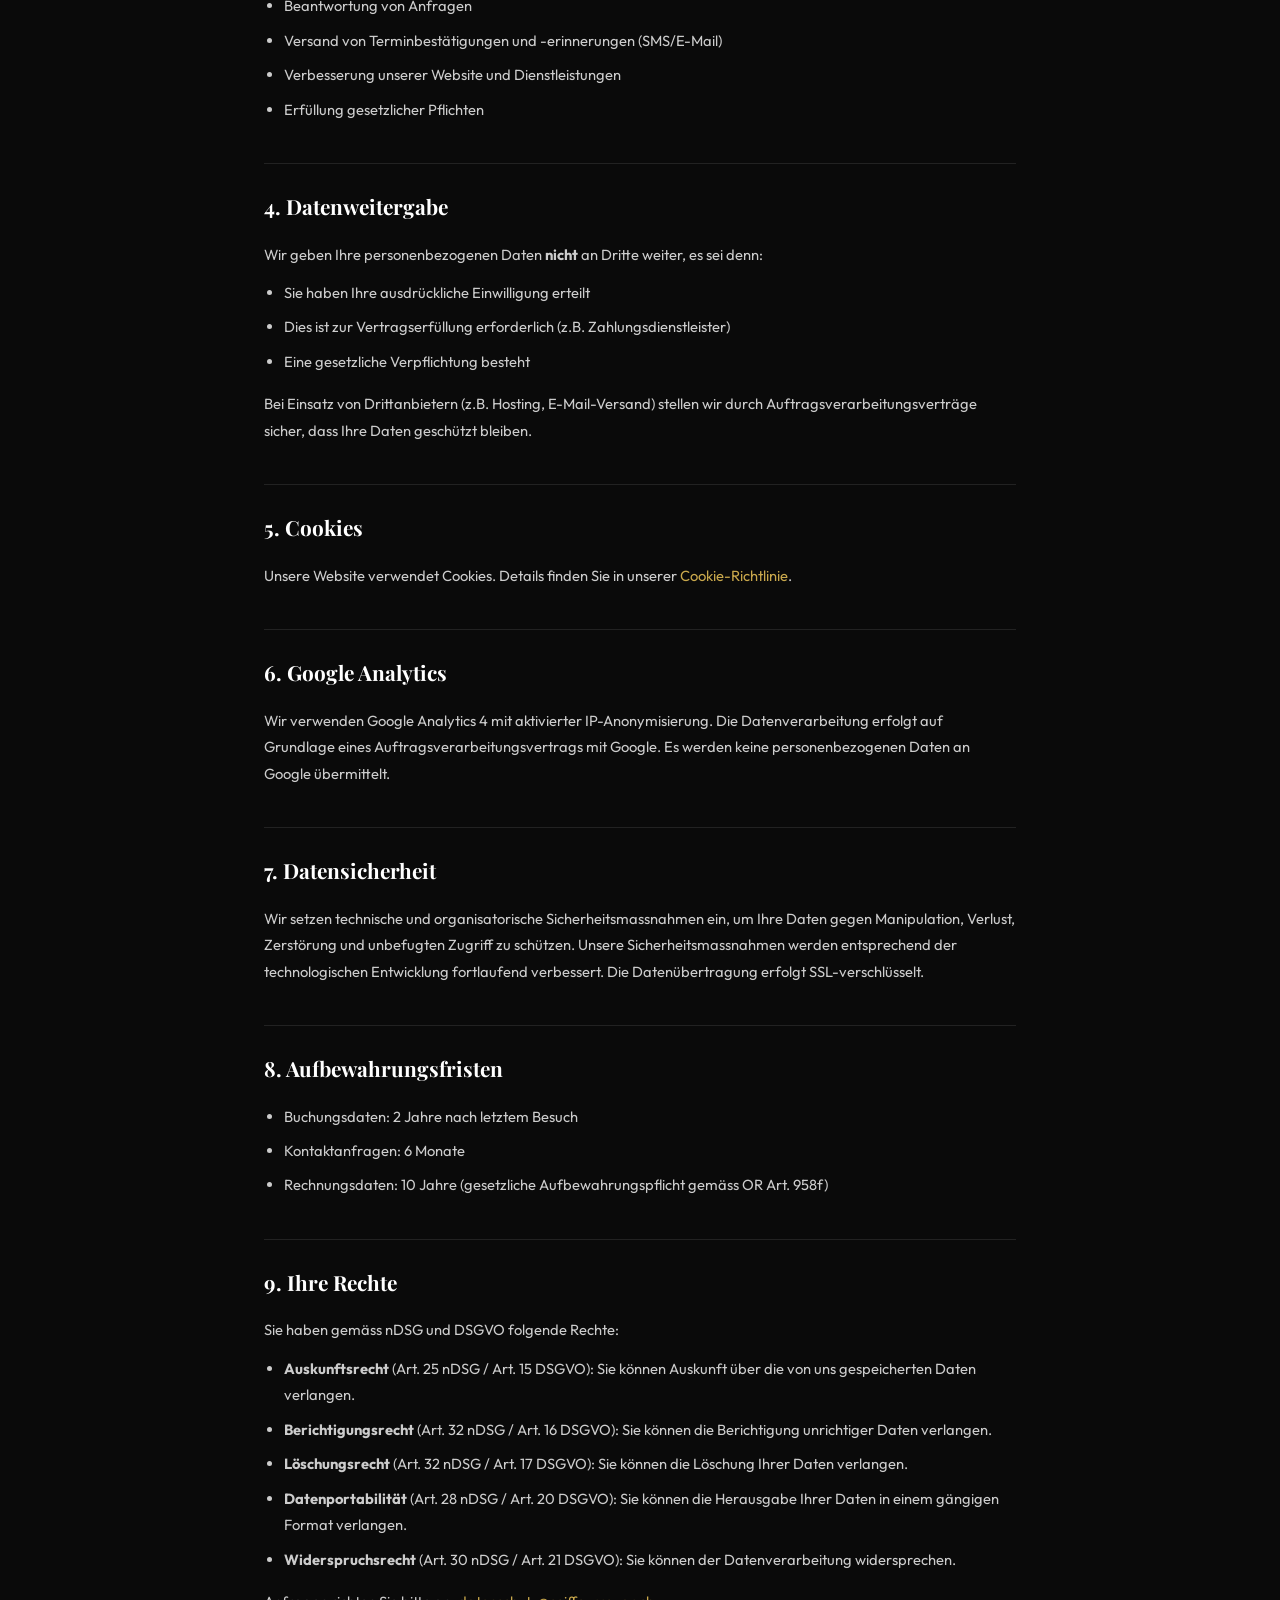
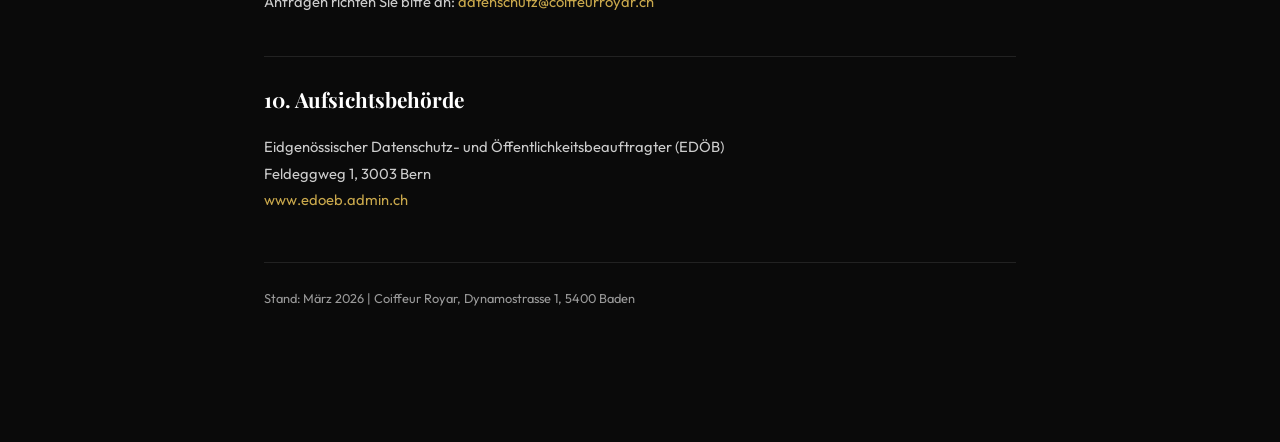
<file: datenschutz.html>
<!DOCTYPE html>
<html lang="de">
<head>
<meta charset="UTF-8">
<meta name="viewport" content="width=device-width, initial-scale=1.0">
<title>Datenschutzerklärung — COIFFEUR ROYAR</title>
<link rel="preconnect" href="https://fonts.googleapis.com">
<link rel="preconnect" href="https://fonts.gstatic.com" crossorigin>
<link href="https://fonts.googleapis.com/css2?family=Playfair+Display:wght@700;900&family=Outfit:wght@300;400;500;600&display=swap" rel="stylesheet">
<style>
:root{--black:#0A0A0A;--dark:#111;--card:#161616;--border:#222;--white:#FFF;--gold:#C9A84C;--muted:#9A9A9A;--light:#CCC;--fd:'Playfair Display',Georgia,serif;--fb:'Outfit',sans-serif}
*{margin:0;padding:0;box-sizing:border-box}
body{font-family:var(--fb);background:var(--black);color:var(--light);-webkit-font-smoothing:antialiased;line-height:1.8}
.wrap{max-width:800px;margin:0 auto;padding:80px 24px 120px}
a{color:var(--gold);text-decoration:none}
a:hover{text-decoration:underline}
.back{display:inline-flex;align-items:center;gap:8px;font-size:.8rem;color:var(--muted);margin-bottom:48px;letter-spacing:1px;text-transform:uppercase;text-decoration:none;transition:color .3s}
.back:hover{color:var(--gold);text-decoration:none}
h1{font-family:var(--fd);font-size:clamp(1.8rem,4vw,2.8rem);color:var(--white);margin-bottom:12px}
.subtitle{font-size:.75rem;color:var(--gold);letter-spacing:3px;text-transform:uppercase;margin-bottom:48px}
h2{font-family:var(--fd);font-size:1.3rem;color:var(--white);margin:40px 0 16px;padding-top:24px;border-top:1px solid var(--border)}
h3{font-size:1rem;color:var(--white);margin:24px 0 8px}
p,li{font-size:.92rem;color:var(--light);margin-bottom:12px}
ul{padding-left:20px;margin-bottom:16px}
li{margin-bottom:8px}
.info-box{background:var(--card);border:1px solid var(--border);padding:24px;margin:24px 0}
.info-box h4{font-size:.75rem;color:var(--gold);letter-spacing:2px;text-transform:uppercase;margin-bottom:8px}
table{width:100%;border-collapse:collapse;margin:16px 0}
table td{padding:8px 12px;border:1px solid var(--border);font-size:.85rem}
table td:first-child{color:var(--white);font-weight:500;width:30%}
.date{font-size:.8rem;color:var(--muted);margin-top:48px;padding-top:24px;border-top:1px solid var(--border)}
</style>
</head>
<body>
<div class="wrap">
<a href="index.html" class="back">← Zurück zur Startseite</a>
<h1>Datenschutzerklärung</h1>
<div class="subtitle">COIFFEUR ROYAR — Premium Herrenfriseur</div>

<h2>1. Einleitung</h2>
<p>Die Coiffeur Royar GmbH (nachfolgend «wir» oder «uns») nimmt den Schutz Ihrer persönlichen Daten sehr ernst. Diese Datenschutzerklärung informiert Sie über Art, Umfang und Zweck der Erhebung und Verwendung personenbezogener Daten gemäss dem revidierten Schweizerischen Bundesgesetz über den Datenschutz (<strong>nDSG</strong>, in Kraft seit 1. September 2023) sowie der EU-Datenschutz-Grundverordnung (<strong>DSGVO</strong>), soweit anwendbar.</p>

<div class="info-box">
<h4>Verantwortliche Stelle</h4>
<p>Coiffeur Royar GmbH<br>Dynamostrasse 1<br>5400 Baden, Schweiz<br>
E-Mail: <a href="mailto:datenschutz@coiffeurroyar.ch">datenschutz@coiffeurroyar.ch</a><br>
Telefon: 056 555 26 60</p>
</div>

<h2>2. Erhobene Daten</h2>
<h3>2.1 Bei Besuch unserer Website</h3>
<ul>
<li>IP-Adresse (anonymisiert)</li>
<li>Datum und Uhrzeit des Zugriffs</li>
<li>Browsertyp und Betriebssystem</li>
<li>Referrer-URL</li>
<li>Aufgerufene Seiten</li>
</ul>
<p>Rechtsgrundlage: Berechtigtes Interesse (Art. 31 nDSG / Art. 6 Abs. 1 lit. f DSGVO).</p>

<h3>2.2 Bei Online-Terminbuchung</h3>
<ul>
<li>Vor- und Nachname</li>
<li>E-Mail-Adresse</li>
<li>Telefonnummer</li>
<li>Gewünschte Dienstleistung, Datum und Uhrzeit</li>
</ul>
<p>Rechtsgrundlage: Vertragserfüllung (Art. 31 nDSG / Art. 6 Abs. 1 lit. b DSGVO).</p>

<h3>2.3 Bei Kontaktaufnahme</h3>
<ul>
<li>Name, E-Mail, Telefon, Nachrichteninhalt</li>
</ul>

<h2>3. Zweck der Datenverarbeitung</h2>
<ul>
<li>Terminvereinbarung und -verwaltung</li>
<li>Beantwortung von Anfragen</li>
<li>Versand von Terminbestätigungen und -erinnerungen (SMS/E-Mail)</li>
<li>Verbesserung unserer Website und Dienstleistungen</li>
<li>Erfüllung gesetzlicher Pflichten</li>
</ul>

<h2>4. Datenweitergabe</h2>
<p>Wir geben Ihre personenbezogenen Daten <strong>nicht</strong> an Dritte weiter, es sei denn:</p>
<ul>
<li>Sie haben Ihre ausdrückliche Einwilligung erteilt</li>
<li>Dies ist zur Vertragserfüllung erforderlich (z.B. Zahlungsdienstleister)</li>
<li>Eine gesetzliche Verpflichtung besteht</li>
</ul>
<p>Bei Einsatz von Drittanbietern (z.B. Hosting, E-Mail-Versand) stellen wir durch Auftragsverarbeitungsverträge sicher, dass Ihre Daten geschützt bleiben.</p>

<h2>5. Cookies</h2>
<p>Unsere Website verwendet Cookies. Details finden Sie in unserer <a href="cookie-richtlinie.html">Cookie-Richtlinie</a>.</p>

<h2>6. Google Analytics</h2>
<p>Wir verwenden Google Analytics 4 mit aktivierter IP-Anonymisierung. Die Datenverarbeitung erfolgt auf Grundlage eines Auftragsverarbeitungsvertrags mit Google. Es werden keine personenbezogenen Daten an Google übermittelt.</p>

<h2>7. Datensicherheit</h2>
<p>Wir setzen technische und organisatorische Sicherheitsmassnahmen ein, um Ihre Daten gegen Manipulation, Verlust, Zerstörung und unbefugten Zugriff zu schützen. Unsere Sicherheitsmassnahmen werden entsprechend der technologischen Entwicklung fortlaufend verbessert. Die Datenübertragung erfolgt SSL-verschlüsselt.</p>

<h2>8. Aufbewahrungsfristen</h2>
<ul>
<li>Buchungsdaten: 2 Jahre nach letztem Besuch</li>
<li>Kontaktanfragen: 6 Monate</li>
<li>Rechnungsdaten: 10 Jahre (gesetzliche Aufbewahrungspflicht gemäss OR Art. 958f)</li>
</ul>

<h2>9. Ihre Rechte</h2>
<p>Sie haben gemäss nDSG und DSGVO folgende Rechte:</p>
<ul>
<li><strong>Auskunftsrecht</strong> (Art. 25 nDSG / Art. 15 DSGVO): Sie können Auskunft über die von uns gespeicherten Daten verlangen.</li>
<li><strong>Berichtigungsrecht</strong> (Art. 32 nDSG / Art. 16 DSGVO): Sie können die Berichtigung unrichtiger Daten verlangen.</li>
<li><strong>Löschungsrecht</strong> (Art. 32 nDSG / Art. 17 DSGVO): Sie können die Löschung Ihrer Daten verlangen.</li>
<li><strong>Datenportabilität</strong> (Art. 28 nDSG / Art. 20 DSGVO): Sie können die Herausgabe Ihrer Daten in einem gängigen Format verlangen.</li>
<li><strong>Widerspruchsrecht</strong> (Art. 30 nDSG / Art. 21 DSGVO): Sie können der Datenverarbeitung widersprechen.</li>
</ul>
<p>Anfragen richten Sie bitte an: <a href="mailto:datenschutz@coiffeurroyar.ch">datenschutz@coiffeurroyar.ch</a></p>

<h2>10. Aufsichtsbehörde</h2>
<p>Eidgenössischer Datenschutz- und Öffentlichkeitsbeauftragter (EDÖB)<br>
Feldeggweg 1, 3003 Bern<br>
<a href="https://www.edoeb.admin.ch" target="_blank" rel="noopener">www.edoeb.admin.ch</a></p>

<p class="date">Stand: März 2026 | Coiffeur Royar, Dynamostrasse 1, 5400 Baden</p>
</div>
</body>
</html>
</file>
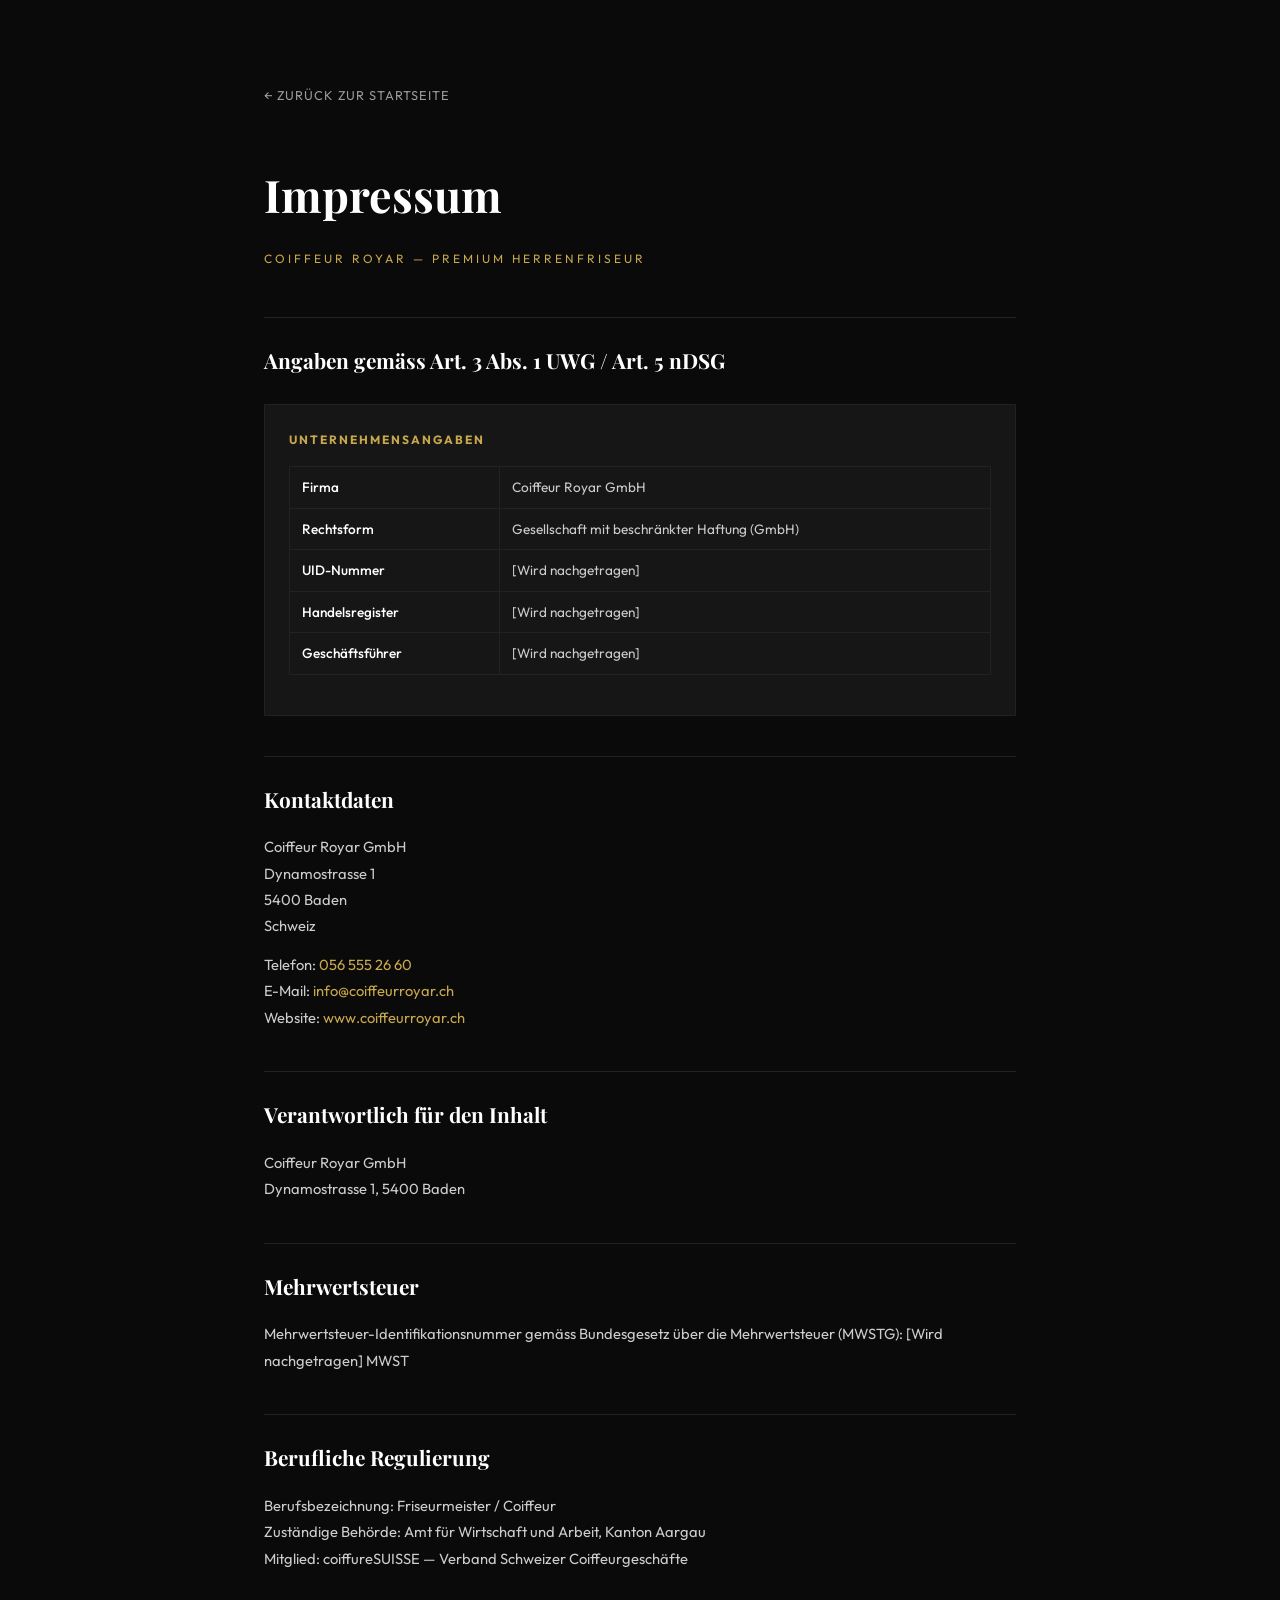
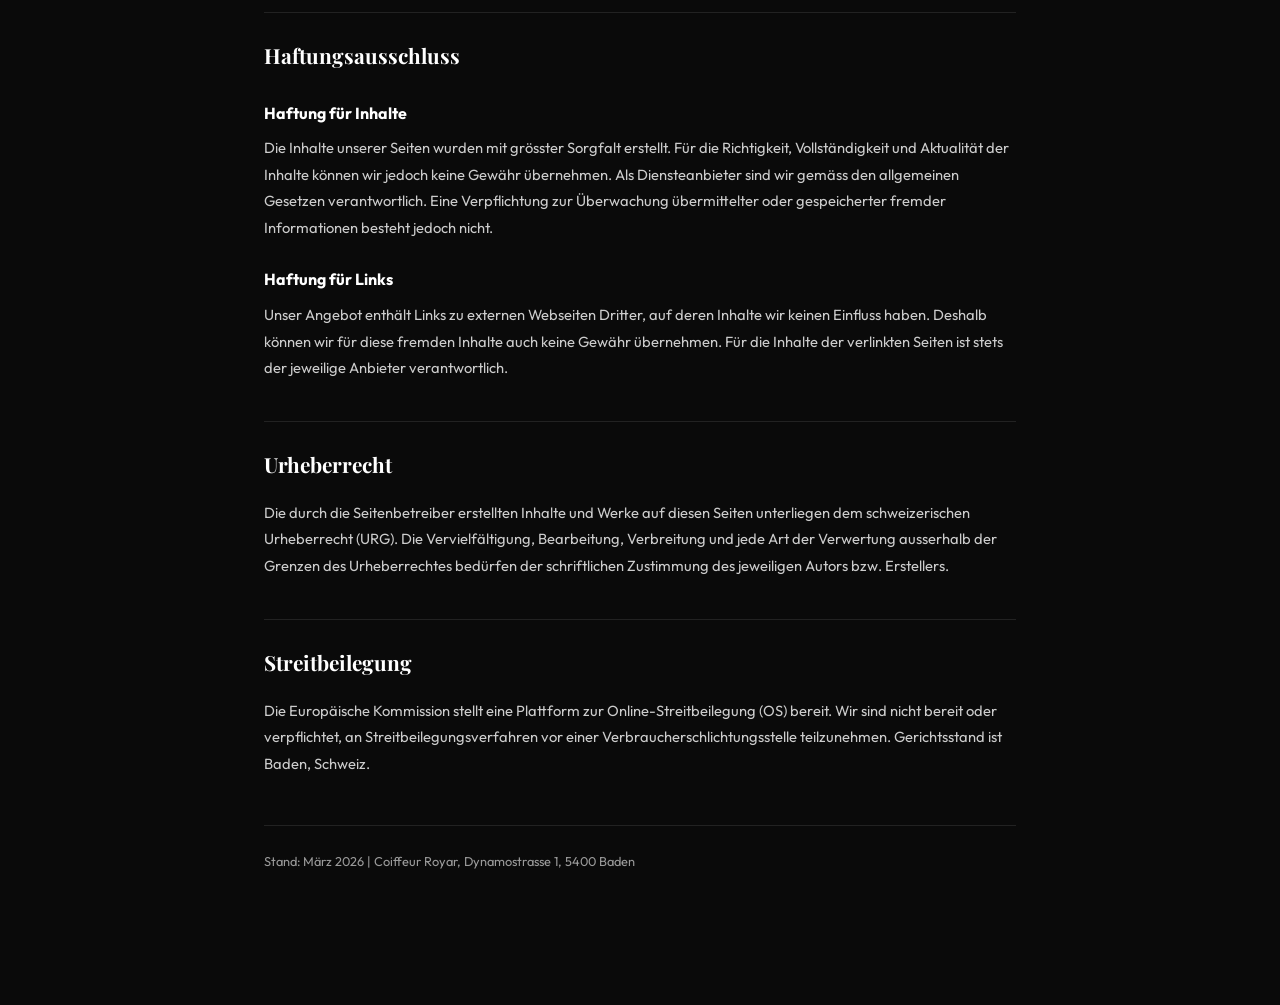
<file: impressum.html>
<!DOCTYPE html>
<html lang="de">
<head>
<meta charset="UTF-8">
<meta name="viewport" content="width=device-width, initial-scale=1.0">
<title>Impressum — COIFFEUR ROYAR</title>
<link rel="preconnect" href="https://fonts.googleapis.com">
<link rel="preconnect" href="https://fonts.gstatic.com" crossorigin>
<link href="https://fonts.googleapis.com/css2?family=Playfair+Display:wght@700;900&family=Outfit:wght@300;400;500;600&display=swap" rel="stylesheet">
<style>
:root{--black:#0A0A0A;--dark:#111;--card:#161616;--border:#222;--white:#FFF;--gold:#C9A84C;--muted:#9A9A9A;--light:#CCC;--fd:'Playfair Display',Georgia,serif;--fb:'Outfit',sans-serif}
*{margin:0;padding:0;box-sizing:border-box}
body{font-family:var(--fb);background:var(--black);color:var(--light);-webkit-font-smoothing:antialiased;line-height:1.8}
.wrap{max-width:800px;margin:0 auto;padding:80px 24px 120px}
a{color:var(--gold);text-decoration:none}
a:hover{text-decoration:underline}
.back{display:inline-flex;align-items:center;gap:8px;font-size:.8rem;color:var(--muted);margin-bottom:48px;letter-spacing:1px;text-transform:uppercase;text-decoration:none;transition:color .3s}
.back:hover{color:var(--gold);text-decoration:none}
h1{font-family:var(--fd);font-size:clamp(1.8rem,4vw,2.8rem);color:var(--white);margin-bottom:12px}
.subtitle{font-size:.75rem;color:var(--gold);letter-spacing:3px;text-transform:uppercase;margin-bottom:48px}
h2{font-family:var(--fd);font-size:1.3rem;color:var(--white);margin:40px 0 16px;padding-top:24px;border-top:1px solid var(--border)}
h3{font-size:1rem;color:var(--white);margin:24px 0 8px}
p,li{font-size:.92rem;color:var(--light);margin-bottom:12px}
ul{padding-left:20px;margin-bottom:16px}
li{margin-bottom:8px}
.info-box{background:var(--card);border:1px solid var(--border);padding:24px;margin:24px 0}
.info-box h4{font-size:.75rem;color:var(--gold);letter-spacing:2px;text-transform:uppercase;margin-bottom:8px}
table{width:100%;border-collapse:collapse;margin:16px 0}
table td{padding:8px 12px;border:1px solid var(--border);font-size:.85rem}
table td:first-child{color:var(--white);font-weight:500;width:30%}
.date{font-size:.8rem;color:var(--muted);margin-top:48px;padding-top:24px;border-top:1px solid var(--border)}
</style>
</head>
<body>
<div class="wrap">
<a href="index.html" class="back">← Zurück zur Startseite</a>
<h1>Impressum</h1>
<div class="subtitle">COIFFEUR ROYAR — Premium Herrenfriseur</div>

<h2>Angaben gemäss Art. 3 Abs. 1 UWG / Art. 5 nDSG</h2>

<div class="info-box">
<h4>Unternehmensangaben</h4>
<table>
<tr><td>Firma</td><td>Coiffeur Royar GmbH</td></tr>
<tr><td>Rechtsform</td><td>Gesellschaft mit beschränkter Haftung (GmbH)</td></tr>
<tr><td>UID-Nummer</td><td>[Wird nachgetragen]</td></tr>
<tr><td>Handelsregister</td><td>[Wird nachgetragen]</td></tr>
<tr><td>Geschäftsführer</td><td>[Wird nachgetragen]</td></tr>
</table>
</div>

<h2>Kontaktdaten</h2>
<p>Coiffeur Royar GmbH<br>Dynamostrasse 1<br>5400 Baden<br>Schweiz</p>
<p>Telefon: <a href="tel:0565552660">056 555 26 60</a><br>
E-Mail: <a href="mailto:info@coiffeurroyar.ch">info@coiffeurroyar.ch</a><br>
Website: <a href="https://coiffeurroyar.ch">www.coiffeurroyar.ch</a></p>

<h2>Verantwortlich für den Inhalt</h2>
<p>Coiffeur Royar GmbH<br>Dynamostrasse 1, 5400 Baden</p>

<h2>Mehrwertsteuer</h2>
<p>Mehrwertsteuer-Identifikationsnummer gemäss Bundesgesetz über die Mehrwertsteuer (MWSTG): [Wird nachgetragen] MWST</p>

<h2>Berufliche Regulierung</h2>
<p>Berufsbezeichnung: Friseurmeister / Coiffeur<br>
Zuständige Behörde: Amt für Wirtschaft und Arbeit, Kanton Aargau<br>
Mitglied: coiffureSUISSE — Verband Schweizer Coiffeurgeschäfte</p>

<h2>Haftungsausschluss</h2>
<h3>Haftung für Inhalte</h3>
<p>Die Inhalte unserer Seiten wurden mit grösster Sorgfalt erstellt. Für die Richtigkeit, Vollständigkeit und Aktualität der Inhalte können wir jedoch keine Gewähr übernehmen. Als Diensteanbieter sind wir gemäss den allgemeinen Gesetzen verantwortlich. Eine Verpflichtung zur Überwachung übermittelter oder gespeicherter fremder Informationen besteht jedoch nicht.</p>

<h3>Haftung für Links</h3>
<p>Unser Angebot enthält Links zu externen Webseiten Dritter, auf deren Inhalte wir keinen Einfluss haben. Deshalb können wir für diese fremden Inhalte auch keine Gewähr übernehmen. Für die Inhalte der verlinkten Seiten ist stets der jeweilige Anbieter verantwortlich.</p>

<h2>Urheberrecht</h2>
<p>Die durch die Seitenbetreiber erstellten Inhalte und Werke auf diesen Seiten unterliegen dem schweizerischen Urheberrecht (URG). Die Vervielfältigung, Bearbeitung, Verbreitung und jede Art der Verwertung ausserhalb der Grenzen des Urheberrechtes bedürfen der schriftlichen Zustimmung des jeweiligen Autors bzw. Erstellers.</p>

<h2>Streitbeilegung</h2>
<p>Die Europäische Kommission stellt eine Plattform zur Online-Streitbeilegung (OS) bereit. Wir sind nicht bereit oder verpflichtet, an Streitbeilegungsverfahren vor einer Verbraucherschlichtungsstelle teilzunehmen. Gerichtsstand ist Baden, Schweiz.</p>

<p class="date">Stand: März 2026 | Coiffeur Royar, Dynamostrasse 1, 5400 Baden</p>
</div>
</body>
</html>
</file>
<file: styles.css>
/* ═══ RESET & VARIABLES ═══ */
:root{--black:#0A0A0A;--dark:#111;--card:#161616;--border:#222;--white:#FFF;--cream:#F5F0EB;--gold:#C9A84C;--gold-l:#D4B95E;--gold-d:#A88B3A;--muted:#9A9A9A;--light:#CCC;--fd:'Playfair Display',Georgia,serif;--fb:'Outfit',sans-serif;--nav:72px;--ease:cubic-bezier(.25,.46,.45,.94);--focus-ring:0 0 0 3px rgba(201,168,76,.45)}
*,*::before,*::after{margin:0;padding:0;box-sizing:border-box}
html{scroll-behavior:smooth;font-size:clamp(15px,1vw,16px)}
body{font-family:var(--fb);background:var(--black);color:var(--white);overflow-x:hidden;-webkit-font-smoothing:antialiased;-moz-osx-font-smoothing:grayscale}

/* ═══ FOCUS & A11Y ═══ */
:focus-visible{outline:none;box-shadow:var(--focus-ring)}
.skip-link{position:absolute;top:-100%;left:16px;padding:12px 24px;background:var(--gold);color:var(--black);font-weight:600;font-size:.85rem;z-index:9999;border-radius:0 0 4px 4px;transition:top .2s}
.skip-link:focus{top:0}
@media(prefers-reduced-motion:reduce){*,*::before,*::after{animation-duration:.01ms!important;animation-iteration-count:1!important;transition-duration:.01ms!important;scroll-behavior:auto!important}}

/* ═══ LAYOUT ═══ */
.ctn{max-width:1200px;margin:0 auto;padding:0 clamp(16px,4vw,24px)}

/* ═══ BUTTONS ═══ */
.btn-gold{display:inline-flex;align-items:center;gap:10px;padding:16px 36px;background:var(--gold);color:var(--black);font-family:var(--fb);font-weight:600;font-size:.8rem;letter-spacing:2.5px;text-transform:uppercase;border:none;cursor:pointer;text-decoration:none;transition:all .35s var(--ease);position:relative;overflow:hidden}
.btn-gold::before{content:'';position:absolute;top:0;left:-100%;width:100%;height:100%;background:linear-gradient(90deg,transparent,rgba(255,255,255,.2),transparent);transition:left .5s}
.btn-gold:hover::before{left:100%}
.btn-gold:hover{background:var(--gold-l);transform:translateY(-2px);box-shadow:0 8px 30px rgba(201,168,76,.25)}
.btn-gold:active{transform:translateY(0)}
.btn-outline{display:inline-flex;align-items:center;gap:8px;padding:14px 32px;background:transparent;color:var(--gold);font-family:var(--fb);font-weight:500;font-size:.8rem;letter-spacing:2px;text-transform:uppercase;border:1px solid var(--gold);cursor:pointer;text-decoration:none;transition:all .35s var(--ease)}
.btn-outline:hover{background:var(--gold);color:var(--black)}

/* ═══ SECTION TITLES ═══ */
.sl{font-family:var(--fb);font-size:.7rem;font-weight:600;letter-spacing:4px;text-transform:uppercase;color:var(--gold);margin-bottom:16px}
.st{font-family:var(--fd);font-size:clamp(2rem,4vw,3.2rem);font-weight:700;line-height:1.15;margin-bottom:20px}
.ss{font-size:1.05rem;font-weight:300;color:var(--muted);line-height:1.7;max-width:560px}

/* ═══ TOAST NOTIFICATION ═══ */
.toast{position:fixed;bottom:32px;right:32px;z-index:9999;padding:20px 28px;background:var(--card);border:1px solid var(--gold);color:var(--white);font-size:.9rem;line-height:1.5;max-width:380px;transform:translateY(120%);opacity:0;transition:all .4s var(--ease);pointer-events:none}
.toast.show{transform:translateY(0);opacity:1;pointer-events:auto}
.toast-title{font-weight:700;margin-bottom:6px;color:var(--gold);font-size:.75rem;letter-spacing:2px;text-transform:uppercase}
.toast-close{position:absolute;top:12px;right:14px;background:none;border:none;color:var(--muted);cursor:pointer;font-size:1.1rem;padding:4px}
.toast-close:hover{color:var(--white)}

/* ═══ NAV ═══ */
nav{position:fixed;top:0;left:0;right:0;z-index:1000;height:var(--nav);background:rgba(10,10,10,.85);backdrop-filter:blur(20px);-webkit-backdrop-filter:blur(20px);border-bottom:1px solid rgba(255,255,255,.04);transition:background .4s,box-shadow .4s}
nav.scrolled{background:rgba(10,10,10,.97);box-shadow:0 2px 40px rgba(0,0,0,.5)}
.nav-in{max-width:1200px;margin:0 auto;height:100%;padding:0 clamp(16px,4vw,24px);display:flex;align-items:center;justify-content:space-between}
.logo{text-decoration:none}
.logo-text{display:flex;flex-direction:column;align-items:flex-start;line-height:1}
.logo-name{font-family:var(--fd);font-size:1.5rem;font-weight:900;font-style:italic;color:var(--gold)}
.logo-sub{font-family:var(--fb);font-size:.55rem;font-weight:500;letter-spacing:4px;color:var(--white);text-transform:uppercase;margin-top:2px}
.nav-links{display:flex;gap:clamp(16px,2.5vw,32px);list-style:none}
.nav-links a{font-size:.78rem;font-weight:500;letter-spacing:1.5px;text-transform:uppercase;color:var(--light);text-decoration:none;transition:color .3s;position:relative;padding:4px 0}
.nav-links a::after{content:'';position:absolute;bottom:-2px;left:0;width:0;height:1px;background:var(--gold);transition:width .3s}
.nav-links a:hover,.nav-links a:focus-visible{color:var(--gold)}
.nav-links a:hover::after,.nav-links a:focus-visible::after{width:100%}
.nav-r{display:flex;align-items:center;gap:16px}
.lang-btn{font-size:.72rem;font-weight:500;letter-spacing:1px;color:var(--muted);cursor:pointer;background:none;border:1px solid transparent;padding:4px 8px;transition:all .3s}
.lang-btn:hover{color:var(--gold)}
.lang-btn.on{color:var(--gold);border-color:rgba(201,168,76,.3)}
.nav-cta{padding:10px 24px;background:var(--gold);color:var(--black);font-family:var(--fb);font-size:.72rem;font-weight:600;letter-spacing:2px;text-transform:uppercase;border:none;cursor:pointer;text-decoration:none;transition:all .3s}
.nav-cta:hover{background:var(--gold-l)}
.burger{display:none;background:none;border:none;cursor:pointer;width:28px;height:20px;position:relative;padding:0}
.burger span{display:block;width:100%;height:2px;background:var(--white);position:absolute;left:0;transition:all .3s}
.burger span:nth-child(1){top:0}.burger span:nth-child(2){top:9px}.burger span:nth-child(3){top:18px}
.burger.open span:nth-child(1){top:9px;transform:rotate(45deg)}.burger.open span:nth-child(2){opacity:0}.burger.open span:nth-child(3){top:9px;transform:rotate(-45deg)}
.mob-menu{display:none;position:fixed;top:var(--nav);left:0;right:0;bottom:0;background:var(--black);z-index:999;padding:48px 24px;flex-direction:column;gap:20px;overflow-y:auto}
.mob-menu.open{display:flex}
.mob-menu a{font-size:1.3rem;font-weight:500;color:var(--white);text-decoration:none;letter-spacing:2px;text-transform:uppercase;padding:14px 0;border-bottom:1px solid var(--border);transition:color .3s}
.mob-menu a:hover,.mob-menu a:focus-visible{color:var(--gold)}

/* ═══ HERO ═══ */
.hero{min-height:100vh;min-height:100dvh;display:flex;align-items:center;position:relative;overflow:hidden;padding-top:var(--nav)}
.hero-bg{position:absolute;inset:0;background:linear-gradient(135deg,#0A0A0A 0%,#1a1510 50%,#0A0A0A 100%)}
.hero-bg::before{content:'';position:absolute;inset:0;background:radial-gradient(ellipse 600px 400px at 70% 40%,rgba(201,168,76,.08) 0%,transparent 70%),radial-gradient(ellipse 400px 600px at 20% 80%,rgba(201,168,76,.04) 0%,transparent 70%)}
.hero-grid{position:absolute;inset:0;opacity:.03;background-image:linear-gradient(var(--gold) 1px,transparent 1px),linear-gradient(90deg,var(--gold) 1px,transparent 1px);background-size:80px 80px}
.hero-ct{position:relative;z-index:2;max-width:1200px;margin:0 auto;padding:0 clamp(16px,4vw,24px);display:grid;grid-template-columns:1fr 1fr;gap:clamp(40px,6vw,80px);align-items:center}
.hero-text{max-width:560px}
.hero-badge{display:inline-flex;align-items:center;gap:10px;padding:8px 20px;margin-bottom:32px;border:1px solid rgba(201,168,76,.3);font-size:.7rem;font-weight:500;letter-spacing:3px;text-transform:uppercase;color:var(--gold);animation:fadeUp .8s var(--ease) both}
.hero-h1{font-family:var(--fd);font-size:clamp(2.4rem,5vw,4.2rem);font-weight:900;line-height:1.08;margin-bottom:24px;animation:fadeUp .8s var(--ease) .15s both}
.hero-h1 em{font-style:italic;color:var(--gold)}
.hero-sub{font-size:clamp(.95rem,1.2vw,1.1rem);font-weight:300;color:var(--muted);line-height:1.8;margin-bottom:40px;animation:fadeUp .8s var(--ease) .3s both}
.hero-actions{display:flex;gap:16px;flex-wrap:wrap;animation:fadeUp .8s var(--ease) .45s both}
.google-reviews-link{display:inline-block;margin-top:24px;font-size:.78rem;font-weight:400;color:var(--gold);text-decoration:underline;text-underline-offset:3px;transition:color .3s;animation:fadeUp .8s var(--ease) .6s both}
.google-reviews-link:hover{color:var(--gold-l)}
.hero-vis{position:relative;animation:fadeIn 1.2s var(--ease) .4s both}
.hero-frame{position:relative;width:100%;aspect-ratio:3/4;background:var(--dark);overflow:hidden}
.hero-frame::before{content:'';position:absolute;inset:0;border:1px solid rgba(201,168,76,.15);z-index:2;pointer-events:none}
.hero-frame img{width:100%;height:100%;object-fit:cover;display:block}
.hero-ph{width:100%;height:100%;background:linear-gradient(160deg,#1a1510,#0d0b08);display:flex;align-items:center;justify-content:center;flex-direction:column;gap:16px}
.hero-ph svg{width:80px;height:80px;opacity:.3}
.hero-ph span{font-size:.7rem;color:var(--muted);letter-spacing:3px;text-transform:uppercase}

/* ═══ TRUST STRIP ═══ */
.strip{padding:20px 0;border-top:1px solid var(--border);border-bottom:1px solid var(--border);overflow:hidden}
.strip-in{display:flex;gap:48px;align-items:center;animation:marquee 30s linear infinite;width:max-content}
.strip-i{font-size:.72rem;font-weight:500;letter-spacing:3px;text-transform:uppercase;color:var(--muted);white-space:nowrap;display:flex;align-items:center;gap:12px}
.strip-i::before{content:'◆';color:var(--gold);font-size:.5rem}
@keyframes marquee{from{transform:translateX(0)}to{transform:translateX(-50%)}}

/* ═══ ABOUT ═══ */
.about{padding:clamp(80px,10vw,120px) 0}
.about-center{max-width:800px;margin:0 auto;text-align:center;margin-bottom:56px}
.about-desc{font-size:1.05rem;font-weight:300;color:var(--light);line-height:1.8;max-width:640px;margin:0 auto}
.about-feats{display:grid;grid-template-columns:repeat(4,1fr);gap:32px;max-width:900px;margin:0 auto}
.about-feat{display:flex;flex-direction:column;align-items:center;text-align:center;gap:12px}
.af-icon{width:48px;height:48px;min-width:48px;border:1px solid var(--gold);display:flex;align-items:center;justify-content:center;color:var(--gold);font-size:1rem;flex-shrink:0}
.af-text h4{font-size:.82rem;font-weight:600;letter-spacing:1px;margin-bottom:4px}
.af-text p{font-size:.78rem;color:var(--muted);line-height:1.5;margin:0}
@media(max-width:768px){.about-feats{grid-template-columns:1fr 1fr;gap:24px}}

/* ═══ SERVICES / PRICE LIST ═══ */
.services{padding:clamp(80px,10vw,120px) 0;background:linear-gradient(180deg,var(--dark) 0%,var(--black) 100%);position:relative}
.services::before{content:'';position:absolute;top:0;left:0;right:0;height:1px;background:linear-gradient(90deg,transparent,var(--gold),transparent);opacity:.2}
.services::after{content:'';position:absolute;top:50%;left:50%;transform:translate(-50%,-50%);width:600px;height:600px;background:radial-gradient(circle,rgba(201,168,76,.04) 0%,transparent 70%);pointer-events:none}
.svc-hd{text-align:center;margin-bottom:64px}
.price-grid{display:grid;grid-template-columns:1fr 1fr;gap:32px;align-items:stretch}
.price-card{background:var(--card);border:1px solid var(--border);border-top:2px solid var(--gold);padding:clamp(32px,4vw,44px);position:relative;overflow:hidden;transition:border-color .4s,transform .4s,box-shadow .4s;display:flex;flex-direction:column}
.price-card:hover{border-color:rgba(201,168,76,.3);transform:translateY(-4px);box-shadow:0 12px 40px rgba(0,0,0,.3)}
.price-card-title{font-family:var(--fd);font-size:1.2rem;font-weight:700;color:var(--gold);margin-bottom:28px;padding-bottom:16px;border-bottom:1px solid rgba(201,168,76,.15);letter-spacing:1px}
.price-list{list-style:none;padding:0;margin:0;flex:1}
.price-list li{display:flex;align-items:baseline;gap:10px;padding:16px 0;border-bottom:1px solid rgba(255,255,255,.04);transition:background .3s}
.price-list li:last-child{border-bottom:none}
.price-icon{font-size:.7rem;color:var(--gold);flex-shrink:0;position:relative;top:1px}
.price-list li span:nth-child(2){font-size:.92rem;color:var(--light);white-space:nowrap}
.price-dots{flex:1;border-bottom:1px dashed rgba(201,168,76,.2);min-width:20px;margin:0 4px;position:relative;top:-4px}
.price-val{font-family:var(--fd);font-size:1.2rem;font-weight:700;color:var(--gold);white-space:nowrap}
.price-popular{background:rgba(201,168,76,.04);margin:0 -16px;padding-left:16px!important;padding-right:16px!important;border-left:2px solid var(--gold)}
.price-badge{font-size:.6rem;font-weight:700;letter-spacing:2px;color:var(--black);background:var(--gold);padding:4px 12px;white-space:nowrap;flex-shrink:0}
.price-note{font-size:.8rem;color:var(--muted);font-style:italic;margin-top:24px;padding-top:16px;border-top:1px solid var(--border)}
@media(max-width:768px){.price-grid{grid-template-columns:1fr}}

/* ═══ GALLERY ═══ */
.gallery{padding:clamp(80px,10vw,120px) 0;background:var(--dark)}
.gal-hd{text-align:center;margin-bottom:48px}
.gal-hd .ss{margin:0 auto}
.gal-tabs{display:flex;justify-content:center;gap:8px;margin-bottom:48px;flex-wrap:wrap}
.gal-tab{padding:10px 24px;background:none;border:1px solid var(--border);color:var(--muted);font-family:var(--fb);font-size:.75rem;font-weight:500;letter-spacing:1.5px;text-transform:uppercase;cursor:pointer;transition:all .3s;min-height:44px}
.gal-tab[aria-selected="true"],.gal-tab:hover{border-color:var(--gold);color:var(--gold);background:rgba(201,168,76,.05)}
.gal-grid{display:grid;grid-template-columns:repeat(4,1fr);gap:8px}
.gi{aspect-ratio:1;background:linear-gradient(160deg,#1a1510,#0d0b08);display:flex;align-items:center;justify-content:center;cursor:pointer;overflow:hidden;position:relative;transition:all .4s}
.gi::after{content:'';position:absolute;inset:0;background:rgba(201,168,76,0);transition:background .4s}
.gi:hover::after,.gi:focus-visible::after{background:rgba(201,168,76,.1)}
/* default: 4-col grid with first item spanning */
.gi:first-child{grid-row:span 2;grid-column:span 2;aspect-ratio:auto}
.gi svg{width:32px;height:32px;opacity:.12;z-index:1}.gi:first-child svg{width:56px;height:56px}
/* dynamic gallery responsive layouts */
.gal-count-1{grid-template-columns:1fr}.gal-count-1 .gi{aspect-ratio:16/9}
.gal-count-1 .gi:first-child{grid-row:span 1;grid-column:span 1}
.gal-count-2{grid-template-columns:1fr 1fr}.gal-count-2 .gi{aspect-ratio:4/3}
.gal-count-2 .gi:first-child{grid-row:span 1;grid-column:span 1}
.gal-count-3{grid-template-columns:1fr 1fr}.gal-count-3 .gi:first-child{grid-row:span 2;grid-column:span 1;aspect-ratio:auto}
.gal-count-3 .gi{aspect-ratio:4/3}
.gal-count-4,.gal-count-5{grid-template-columns:repeat(auto-fill,minmax(280px,1fr))}.gal-count-4 .gi:first-child,.gal-count-5 .gi:first-child{grid-row:span 1;grid-column:span 1}
.gal-more{font-size:.78rem!important}

/* ═══ LIGHTBOX ═══ */
.lb{display:none;position:fixed;inset:0;z-index:9999;background:rgba(0,0,0,.96);align-items:center;justify-content:center;padding:24px}
.lb.open{display:flex}
.lb-close{position:absolute;top:20px;right:20px;background:none;border:1px solid rgba(255,255,255,.2);color:var(--white);width:48px;height:48px;font-size:1.4rem;cursor:pointer;display:flex;align-items:center;justify-content:center;transition:border-color .3s}
.lb-close:hover{border-color:var(--gold);color:var(--gold)}
.lb-body{text-align:center;color:var(--muted)}
.lb-nav{position:absolute;top:50%;transform:translateY(-50%);background:none;border:1px solid rgba(255,255,255,.15);color:var(--white);width:48px;height:48px;font-size:1.2rem;cursor:pointer;display:flex;align-items:center;justify-content:center;transition:all .3s}
.lb-nav:hover{border-color:var(--gold);color:var(--gold)}
.lb-prev{left:20px}.lb-next{right:20px}

/* ═══ LOCATION ═══ */
.location{padding:clamp(80px,10vw,120px) 0;background:var(--dark)}
.loc-grid{display:grid;grid-template-columns:1fr 1fr;gap:clamp(32px,5vw,64px)}
.loc-map{aspect-ratio:4/3;background:#1a1a1a;border:1px solid var(--border);position:relative;overflow:hidden}
.loc-map iframe{position:absolute;inset:0;width:100%;height:100%}
.map-link{position:absolute;bottom:12px;left:12px;z-index:2;padding:8px 16px;background:rgba(10,10,10,.9);border:1px solid var(--gold);color:var(--gold);font-family:var(--fb);font-size:.72rem;font-weight:500;letter-spacing:1.5px;text-decoration:none;transition:all .3s}
.map-link:hover{background:var(--gold);color:var(--black)}
.loc-info{display:flex;flex-direction:column;gap:32px}
.ib h4{font-size:.72rem;font-weight:600;letter-spacing:3px;text-transform:uppercase;color:var(--gold);margin-bottom:14px}
.ib p,.ib a{font-size:.95rem;color:var(--light);line-height:1.7;text-decoration:none}
.ib a:hover,.ib a:focus-visible{color:var(--gold)}
.ht{width:100%;border-collapse:collapse}
.ht tr{border-bottom:1px solid var(--border)}
.ht td{padding:10px 0;font-size:.9rem;color:var(--light)}
.ht td:last-child{text-align:right}
.ht-off{color:var(--muted)!important}

/* ═══ FOOTER ═══ */
footer{padding:64px 0 32px;border-top:1px solid var(--border)}
.ft-grid{display:grid;grid-template-columns:2fr 1fr 1fr 1fr;gap:48px;margin-bottom:48px}
.ft-brand .logo{display:inline-block;margin-bottom:16px}
.ft-brand p{font-size:.88rem;color:var(--muted);line-height:1.6;max-width:300px}
.ft-col h4{font-size:.72rem;font-weight:600;letter-spacing:3px;text-transform:uppercase;color:var(--gold);margin-bottom:20px}
.ft-col a{display:block;padding:6px 0;font-size:.88rem;color:var(--muted);text-decoration:none;transition:color .3s}
.ft-col a:hover,.ft-col a:focus-visible{color:var(--gold)}
.ft-btm{display:flex;justify-content:space-between;align-items:center;padding-top:32px;border-top:1px solid var(--border);font-size:.78rem;color:var(--muted)}
.ft-soc{display:flex;gap:16px}
.ft-soc a{width:36px;height:36px;border:1px solid var(--border);display:flex;align-items:center;justify-content:center;color:var(--muted);text-decoration:none;font-size:.85rem;transition:all .3s}
.ft-soc a:hover,.ft-soc a:focus-visible{border-color:var(--gold);color:var(--gold)}

/* ═══ ANIMATIONS ═══ */
@keyframes fadeUp{from{opacity:0;transform:translateY(24px)}to{opacity:1;transform:translateY(0)}}
@keyframes fadeIn{from{opacity:0}to{opacity:1}}
.reveal{opacity:0;transform:translateY(32px);transition:opacity .8s var(--ease),transform .8s var(--ease)}
.reveal.vis{opacity:1;transform:translateY(0)}
.reveal-d1{transition-delay:.1s}.reveal-d2{transition-delay:.2s}.reveal-d3{transition-delay:.3s}

/* ═══ RESPONSIVE ═══ */
@media(max-width:1024px){
.hero-ct,.loc-grid{grid-template-columns:1fr}
.hero-vis{max-width:500px}
.price-grid{gap:24px}
.ft-grid{grid-template-columns:1fr 1fr}
}
@media(max-width:768px){
.nav-links{display:none}.burger{display:block}
.hero{min-height:auto;padding:100px 0 60px}
.hero-ct{gap:40px}
.gal-grid{grid-template-columns:repeat(2,1fr)}.gi:first-child{grid-row:span 1;grid-column:span 2}
.about-feats{grid-template-columns:1fr 1fr}
.price-grid{grid-template-columns:1fr}
.loc-grid{grid-template-columns:1fr}
.loc-map{aspect-ratio:16/9}
.ft-grid{grid-template-columns:1fr;gap:32px}
.ft-btm{flex-direction:column;gap:16px;text-align:center}
/* touch targets */
.btn-gold,.btn-outline,.nav-cta,.lang-btn,.gal-tab{min-height:44px}
.lang-btn{padding:8px 12px}
/* readable font */
body{font-size:clamp(15px,1vw,16px)}
.hero-sub,.about-desc,.price-list li span:nth-child(2),.sc-desc,.ib p,.ib a,.ft-brand p,.ft-col a{font-size:max(.88rem,14px)}
}
@media(max-width:480px){
.hero-h1{font-size:1.8rem}
.gal-grid{grid-template-columns:1fr 1fr}
.gi:first-child{grid-row:span 1;grid-column:span 1}
.gal-tabs{justify-content:flex-start;overflow-x:auto;flex-wrap:nowrap;-webkit-overflow-scrolling:touch}
.gal-tab{flex-shrink:0}
.about-feats{grid-template-columns:1fr 1fr;gap:20px}
.price-card{padding:24px 20px}
.price-val{font-size:1rem}
}
@media(max-width:375px){
.hero-h1{font-size:1.5rem}
.hero-badge{font-size:.6rem;padding:6px 14px}
.hero-actions .btn-gold{padding:14px 24px;font-size:.7rem;width:100%}
.st{font-size:1.6rem}
.about-feats{grid-template-columns:1fr;gap:16px}
.price-card{padding:20px 16px}
.ctn{padding:0 16px}
}
::-webkit-scrollbar{width:6px}::-webkit-scrollbar-track{background:var(--black)}::-webkit-scrollbar-thumb{background:var(--border);border-radius:3px}::-webkit-scrollbar-thumb:hover{background:var(--gold)}

/* ═══ PRINT ═══ */
@media print{
body{background:#fff;color:#000;font-size:12pt}
nav,.burger,.mob-menu,.hero-bg,.hero-grid,.strip,.cookie-banner,.toast,.lb,.gal-tabs,.skip-link,.google-reviews-link,.hero-actions{display:none!important}
.hero{min-height:auto;padding:20px 0}
.hero-ct{display:block}
.hero-vis{display:none}
.hero-h1{color:#000;font-size:24pt}
.hero-sub{color:#333}
.price-card{border:1px solid #ccc;break-inside:avoid;page-break-inside:avoid}
.price-val{color:#000}
.price-badge{background:#ccc;color:#000}
.sl{color:#666}
.st{color:#000}
.about-feat,.ib{break-inside:avoid}
.loc-map iframe{display:none}
.loc-map .map-link{display:none}
footer{border-top:1px solid #ccc}
.ft-soc{display:none}
a{color:#000;text-decoration:underline}
a[href^="tel:"]::after,a[href^="mailto:"]::after{content:" (" attr(href) ")";font-size:9pt;color:#666}
}


/* HONEYPOT */
.hp-field{position:absolute;left:-9999px;opacity:0;height:0;width:0;overflow:hidden;pointer-events:none}


/* MOBILE FIXED CTA */
/* COOKIE BANNER */
.cookie-banner{position:fixed;bottom:0;left:0;right:0;z-index:9998;background:var(--card);border-top:1px solid var(--gold);padding:24px 0;transform:translateY(100%);transition:transform .5s var(--ease);display:none}
.cookie-banner.show{transform:translateY(0);display:block}
.cookie-inner{max-width:1200px;margin:0 auto;padding:0 24px;display:flex;align-items:center;gap:32px;flex-wrap:wrap}
.cookie-text{flex:1;min-width:300px}
.cookie-text h4{font-size:.85rem;font-weight:700;margin-bottom:8px;color:var(--gold)}
.cookie-text p{font-size:.82rem;color:var(--muted);line-height:1.6}
.cookie-actions{display:flex;gap:12px;align-items:center;flex-wrap:wrap}
.cookie-accept{padding:12px 24px!important;font-size:.72rem!important}
.cookie-settings{padding:12px 24px!important;font-size:.72rem!important}
.cookie-link{font-size:.72rem;color:var(--gold);text-decoration:underline}
@media(max-width:768px){.cookie-inner{flex-direction:column;text-align:center}.cookie-actions{justify-content:center}}
</file>
<file: admin.css>
:root{--black:#0A0A0A;--dark:#111;--card:#161616;--border:#222;--white:#FFF;--gold:#C9A84C;--gold-l:#D4B95E;--muted:#9A9A9A;--light:#CCC;--danger:#e74c3c;--success:#27ae60;--fd:'Playfair Display',Georgia,serif;--fb:'Outfit',sans-serif}
*{margin:0;padding:0;box-sizing:border-box}
body{font-family:var(--fb);background:var(--black);color:var(--white);min-height:100vh}

/* LOGIN */
.login-wrap{min-height:100vh;display:flex;align-items:center;justify-content:center;padding:24px}
.login-box{background:var(--card);border:1px solid var(--border);padding:48px;max-width:400px;width:100%;text-align:center}
.login-box h1{font-family:var(--fd);font-size:1.5rem;color:var(--gold);margin-bottom:8px}
.login-box p{font-size:.8rem;color:var(--muted);margin-bottom:32px}
.login-box input{width:100%;padding:14px 16px;background:var(--dark);border:1px solid var(--border);color:var(--white);font-family:var(--fb);font-size:.9rem;margin-bottom:16px;transition:border-color .3s}
.login-box input:focus{outline:none;border-color:var(--gold)}
.login-box .btn{width:100%;padding:14px;background:var(--gold);color:var(--black);font-family:var(--fb);font-weight:600;font-size:.85rem;letter-spacing:2px;text-transform:uppercase;border:none;cursor:pointer;transition:background .3s}
.login-box .btn:hover{background:var(--gold-l)}
.login-error{color:var(--danger);font-size:.8rem;margin-bottom:12px;display:none}

/* LAYOUT */
.admin-wrap{display:none}
.admin-header{background:var(--card);border-bottom:1px solid var(--border);padding:16px 32px;display:flex;align-items:center;justify-content:space-between;position:sticky;top:0;z-index:100}
.admin-header h1{font-family:var(--fd);font-size:1.1rem;color:var(--gold)}
.admin-header-actions{display:flex;align-items:center;gap:12px}
.btn-preview{padding:8px 20px;background:none;border:1px solid var(--gold);color:var(--gold);font-family:var(--fb);font-size:.75rem;font-weight:500;letter-spacing:1px;text-transform:uppercase;text-decoration:none;cursor:pointer;transition:all .3s;min-height:44px;display:flex;align-items:center}
.btn-preview:hover{background:var(--gold);color:var(--black)}
.admin-header .logout{padding:8px 20px;background:none;border:1px solid var(--border);color:var(--muted);font-family:var(--fb);font-size:.75rem;letter-spacing:1px;text-transform:uppercase;cursor:pointer;transition:all .3s;min-height:44px}
.admin-header .logout:hover{border-color:var(--danger);color:var(--danger)}
/* CONFIRM DIALOG */
.confirm-overlay{position:fixed;inset:0;background:rgba(0,0,0,.8);z-index:9998;display:flex;align-items:center;justify-content:center;padding:24px}
.confirm-box{background:var(--card);border:1px solid var(--border);padding:32px;max-width:400px;width:100%;text-align:center}
.confirm-box p{font-size:.95rem;color:var(--light);margin-bottom:24px}
.confirm-actions{display:flex;gap:12px;justify-content:center}
.confirm-actions button{padding:12px 28px;font-family:var(--fb);font-size:.8rem;font-weight:600;letter-spacing:1px;text-transform:uppercase;cursor:pointer;border:none;min-height:44px;transition:all .3s}
.confirm-yes{background:var(--danger);color:var(--white)}
.confirm-yes:hover{opacity:.85}
.confirm-no{background:none;border:1px solid var(--border)!important;color:var(--muted)}
.confirm-no:hover{border-color:var(--gold)!important;color:var(--gold)}

/* TABS */
.tabs{display:flex;gap:0;background:var(--dark);border-bottom:1px solid var(--border)}
.tab{padding:16px 32px;background:none;border:none;color:var(--muted);font-family:var(--fb);font-size:.8rem;font-weight:500;letter-spacing:1px;text-transform:uppercase;cursor:pointer;border-bottom:2px solid transparent;transition:all .3s}
.tab:hover{color:var(--white)}
.tab.active{color:var(--gold);border-bottom-color:var(--gold)}

/* PANELS */
.panel{display:none;padding:32px;max-width:1000px;margin:0 auto}
.panel.active{display:block}
.panel h2{font-family:var(--fd);font-size:1.3rem;color:var(--white);margin-bottom:24px}

/* FORM ELEMENTS */
.form-group{margin-bottom:20px}
.form-group label{display:block;font-size:.75rem;font-weight:500;letter-spacing:1px;text-transform:uppercase;color:var(--gold);margin-bottom:8px}
.form-group input,.form-group select{width:100%;padding:12px 14px;background:var(--dark);border:1px solid var(--border);color:var(--white);font-family:var(--fb);font-size:.9rem;transition:border-color .3s}
.form-group input:focus,.form-group select:focus{outline:none;border-color:var(--gold)}
.form-row{display:grid;grid-template-columns:1fr 1fr;gap:16px}

/* GALLERY GRID */
.gal-admin-grid{display:grid;grid-template-columns:repeat(auto-fill,minmax(160px,1fr));gap:16px;margin-bottom:24px}
.gal-admin-item{position:relative;aspect-ratio:1;background:var(--dark);border:1px solid var(--border);overflow:hidden;cursor:grab}
.gal-admin-item img{width:100%;height:100%;object-fit:cover}
.gal-admin-item .del-btn{position:absolute;top:8px;right:8px;width:28px;height:28px;background:rgba(0,0,0,.8);border:1px solid var(--danger);color:var(--danger);font-size:.9rem;display:flex;align-items:center;justify-content:center;cursor:pointer;transition:all .3s;border-radius:0}
.gal-admin-item .del-btn:hover{background:var(--danger);color:var(--white)}
.gal-admin-item.dragging{opacity:.4}

/* UPLOAD */
.upload-zone{border:2px dashed var(--border);padding:40px;text-align:center;cursor:pointer;transition:border-color .3s;margin-bottom:24px}
.upload-zone:hover,.upload-zone.dragover{border-color:var(--gold)}
.upload-zone p{color:var(--muted);font-size:.85rem}
.upload-zone span{color:var(--gold);text-decoration:underline}
.upload-zone input{display:none}

/* PRICE TABLE */
.price-admin-table{width:100%;border-collapse:collapse}
.price-admin-table th{text-align:left;padding:10px 12px;font-size:.7rem;letter-spacing:2px;text-transform:uppercase;color:var(--gold);border-bottom:1px solid var(--border)}
.price-admin-table td{padding:10px 12px;border-bottom:1px solid rgba(255,255,255,.04)}
.price-admin-table input{background:var(--dark);border:1px solid var(--border);color:var(--white);padding:8px 10px;font-family:var(--fb);font-size:.85rem;width:100%;transition:border-color .3s}
.price-admin-table input:focus{outline:none;border-color:var(--gold)}
.price-admin-table .price-input{width:80px}
.price-admin-table .del-row{background:none;border:1px solid var(--border);color:var(--muted);width:32px;height:32px;cursor:pointer;font-size:.85rem;transition:all .3s;display:flex;align-items:center;justify-content:center}
.price-admin-table .del-row:hover{border-color:var(--danger);color:var(--danger)}
.popular-check{width:18px!important;height:18px;accent-color:var(--gold);cursor:pointer}

/* BUTTONS */
.btn-add{padding:10px 24px;background:none;border:1px solid var(--gold);color:var(--gold);font-family:var(--fb);font-size:.75rem;font-weight:500;letter-spacing:1px;text-transform:uppercase;cursor:pointer;transition:all .3s;margin-top:12px}
.btn-add:hover{background:var(--gold);color:var(--black)}
.btn-save{padding:14px 40px;background:var(--gold);color:var(--black);font-family:var(--fb);font-weight:600;font-size:.85rem;letter-spacing:2px;text-transform:uppercase;border:none;cursor:pointer;transition:all .3s;margin-top:32px}
.btn-save:hover{background:var(--gold-l)}

/* TOGGLE */
.toggle-wrap{display:flex;align-items:center;gap:12px}
.toggle{width:48px;height:26px;background:var(--border);border-radius:13px;position:relative;cursor:pointer;transition:background .3s}
.toggle::after{content:'';position:absolute;top:3px;left:3px;width:20px;height:20px;background:var(--white);border-radius:50%;transition:transform .3s}
.toggle.on{background:var(--gold)}
.toggle.on::after{transform:translateX(22px)}
.toggle-label{font-size:.85rem;color:var(--light)}

/* TOAST */
.admin-toast{position:fixed;bottom:32px;right:32px;padding:16px 28px;background:var(--card);border:1px solid var(--success);color:var(--success);font-size:.85rem;transform:translateY(120%);opacity:0;transition:all .4s;z-index:9999}
.admin-toast.show{transform:translateY(0);opacity:1}

/* SECTION DIVIDER */
.section-divider{border:none;border-top:1px solid var(--border);margin:32px 0}

@media(max-width:768px){
.tabs{overflow-x:auto;flex-wrap:nowrap}
.tab{white-space:nowrap;padding:14px 20px;font-size:.7rem;min-height:44px}
.panel{padding:20px}
.form-row{grid-template-columns:1fr}
.gal-admin-grid{grid-template-columns:repeat(auto-fill,minmax(120px,1fr))}
.admin-header{padding:12px 16px}
.admin-header h1{font-size:.95rem}
.price-admin-table input{font-size:max(.85rem,14px)}
.form-group input{font-size:max(.9rem,14px);min-height:44px}
.btn-save,.btn-add{min-height:44px;width:100%}
.login-box{padding:32px 24px}
}
@media(max-width:480px){
.gal-admin-grid{grid-template-columns:repeat(auto-fill,minmax(100px,1fr));gap:8px}
.tab{padding:12px 14px;font-size:.65rem}
.price-admin-table td{padding:8px 6px}
.price-admin-table .price-input{width:60px}
}
@media(max-width:375px){
.panel{padding:16px 12px}
.upload-zone{padding:24px 16px}
.upload-zone p{font-size:.78rem}
}
</file>
